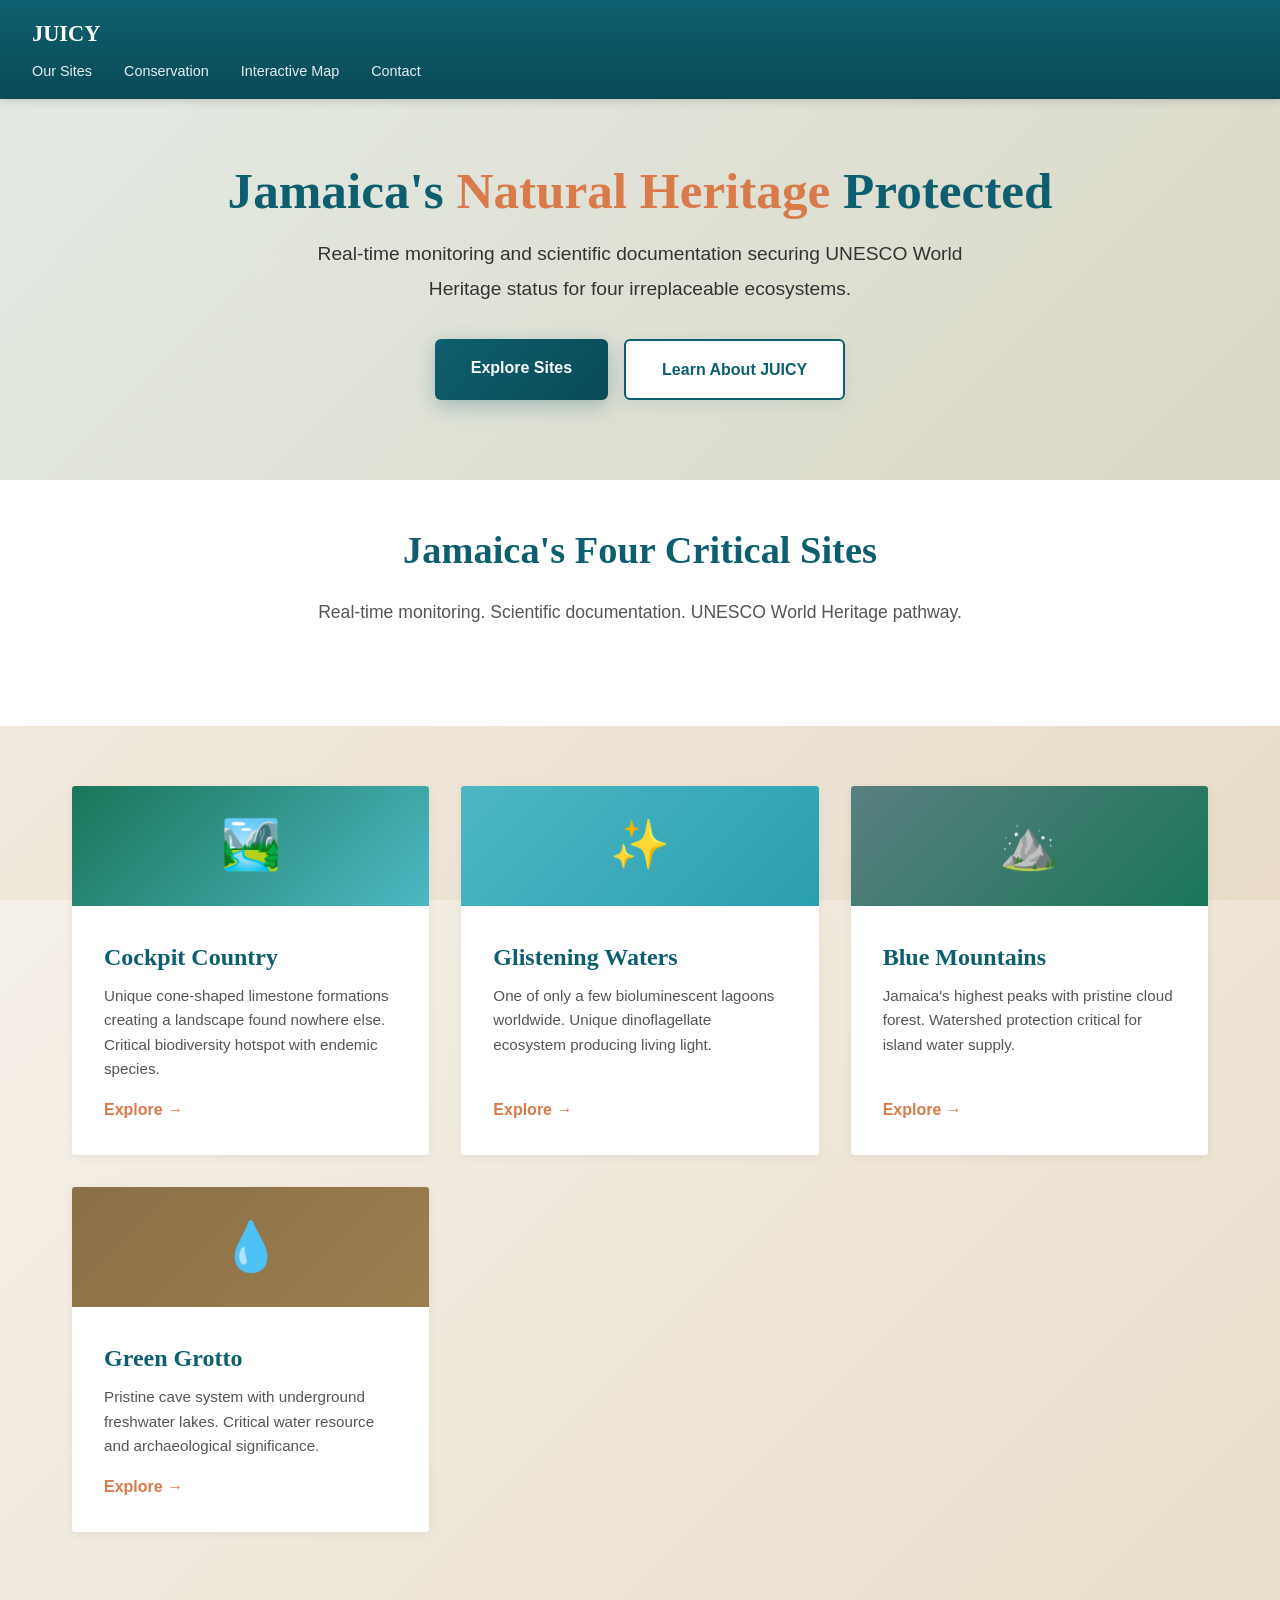
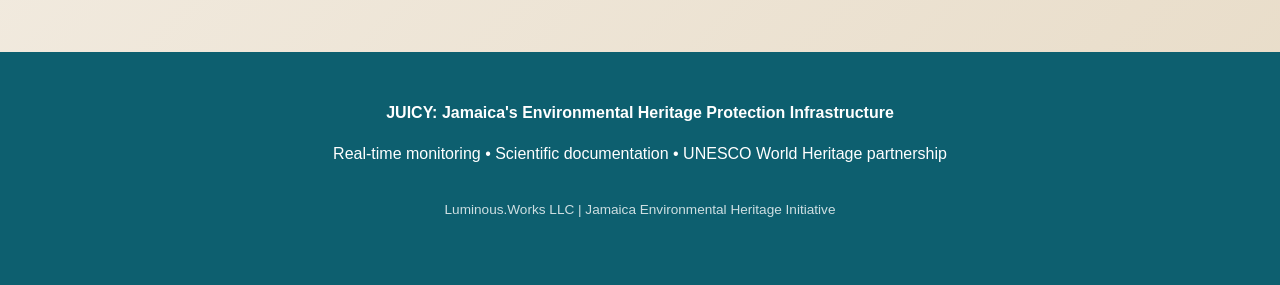
<file: index.html>
<!DOCTYPE html>
<html lang="en">
<head>
    <meta charset="UTF-8">
    <meta name="viewport" content="width=device-width, initial-scale=1.0">
    <meta name="referrer" content="origin">
    <title>JUICY: Jamaica's Environmental Heritage Protection</title>
    <style>
        * {
            margin: 0;
            padding: 0;
            box-sizing: border-box;
        }

        :root {
            --color-primary: #0d5f6f;
            --color-secondary: #1a7659;
            --color-accent: #d97a4a;
            --color-light: #f5f0e8;
            --color-dark: #1a1a1a;
            --font-display: 'Georgia', serif;
            --font-body: 'Inter', -apple-system, BlinkMacSystemFont, sans-serif;
        }

        html, body {
            height: 100%;
            font-family: var(--font-body);
            color: var(--color-dark);
            line-height: 1.6;
        }

        body {
            background: linear-gradient(135deg, var(--color-light) 0%, #e8dcc8 100%);
        }

        header {
            background: linear-gradient(180deg, var(--color-primary) 0%, #0a4a56 100%);
            color: white;
            padding: 1rem 2rem;
            position: fixed;
            width: 100%;
            top: 0;
            z-index: 1000;
            box-shadow: 0 2px 8px rgba(0,0,0,0.15);
        }

        header h1 {
            font-family: var(--font-display);
            font-size: 1.4rem;
            font-weight: 700;
        }

        nav {
            display: flex;
            gap: 2rem;
            margin-top: 0.5rem;
            flex-wrap: wrap;
        }

        nav a {
            color: white;
            text-decoration: none;
            font-size: 0.9rem;
            opacity: 0.9;
            transition: opacity 0.3s;
        }

        nav a:hover {
            opacity: 1;
        }

        main {
            margin-top: 80px;
            display: flex;
            flex-direction: column;
            min-height: calc(100vh - 80px);
        }

        .hero-section {
            padding: 80px 2rem;
            text-align: center;
            background: linear-gradient(135deg, rgba(77, 184, 196, 0.1) 0%, rgba(26, 118, 89, 0.08) 100%);
            flex: 1;
            display: flex;
            flex-direction: column;
            justify-content: center;
        }

        .hero-section h2 {
            font-family: var(--font-display);
            font-size: 3.2rem;
            color: var(--color-primary);
            margin-bottom: 1rem;
            line-height: 1.2;
        }

        .hero-section .highlight {
            color: var(--color-accent);
        }

        .hero-section p {
            font-size: 1.2rem;
            max-width: 700px;
            margin: 0 auto 2rem;
            color: #333;
            line-height: 1.8;
        }

        .cta-group {
            display: flex;
            gap: 1rem;
            justify-content: center;
            flex-wrap: wrap;
        }

        .btn {
            padding: 16px 36px;
            font-size: 1rem;
            font-weight: 600;
            border: none;
            cursor: pointer;
            text-decoration: none;
            display: inline-block;
            transition: all 0.2s ease;
            border-radius: 6px;
            box-shadow: 0 4px 15px rgba(0,0,0,0.15);
            position: relative;
            top: 0;
        }

        .btn-primary {
            background: linear-gradient(135deg, var(--color-primary) 0%, #0a4a56 100%);
            color: white;
            box-shadow: 0 6px 20px rgba(13, 95, 111, 0.3);
        }

        .btn-primary:hover {
            transform: translateY(-4px);
            box-shadow: 0 12px 32px rgba(13, 95, 111, 0.4);
        }

        .btn-primary:active {
            transform: translateY(-1px);
            box-shadow: 0 4px 12px rgba(13, 95, 111, 0.3);
        }

        .btn-secondary {
            background: white;
            color: var(--color-primary);
            border: 2px solid var(--color-primary);
            box-shadow: 0 4px 15px rgba(13, 95, 111, 0.1);
        }

        .btn-secondary:hover {
            background: var(--color-primary);
            color: white;
            transform: translateY(-4px);
            box-shadow: 0 12px 32px rgba(13, 95, 111, 0.3);
        }

        .btn-secondary:active {
            transform: translateY(-1px);
            box-shadow: 0 4px 12px rgba(13, 95, 111, 0.2);
        }

        .sites-grid {
            display: grid;
            grid-template-columns: repeat(auto-fit, minmax(280px, 1fr));
            gap: 2rem;
            max-width: 1200px;
            margin: 60px auto;
            padding: 0 2rem;
        }

        .site-card {
            background: white;
            border-radius: 3px;
            overflow: hidden;
            box-shadow: 0 2px 8px rgba(0,0,0,0.06);
            transition: all 0.3s ease;
            text-decoration: none;
            color: var(--color-dark);
            display: flex;
            flex-direction: column;
        }

        .site-card:hover {
            transform: translateY(-4px);
            box-shadow: 0 8px 24px rgba(0,0,0,0.12);
        }

        .site-icon {
            height: 120px;
            background: linear-gradient(135deg, var(--color-secondary) 0%, #4db8c4 100%);
            display: flex;
            align-items: center;
            justify-content: center;
            font-size: 3rem;
        }

        .site-card:nth-child(2) .site-icon {
            background: linear-gradient(135deg, #4db8c4 0%, #2a9fb0 100%);
        }

        .site-card:nth-child(3) .site-icon {
            background: linear-gradient(135deg, #5a7f80 0%, var(--color-secondary) 100%);
        }

        .site-card:nth-child(4) .site-icon {
            background: linear-gradient(135deg, #8b6f47 0%, #9b7f4f 100%);
        }

        .site-content {
            padding: 2rem;
            flex: 1;
            display: flex;
            flex-direction: column;
        }

        .site-name {
            font-family: var(--font-display);
            font-size: 1.5rem;
            font-weight: 700;
            color: var(--color-primary);
            margin-bottom: 0.5rem;
        }

        .site-description {
            color: #555;
            margin-bottom: 1rem;
            flex: 1;
            font-size: 0.95rem;
        }

        .site-link {
            color: var(--color-accent);
            font-weight: 600;
            text-decoration: none;
            display: inline-block;
        }

        .site-link:hover {
            text-decoration: underline;
        }

        footer {
            background: var(--color-primary);
            color: white;
            padding: 3rem 2rem;
            text-align: center;
            margin-top: 60px;
        }

        footer p {
            margin-bottom: 1rem;
        }

        @media (max-width: 768px) {
            .hero-section h2 {
                font-size: 2.2rem;
            }

            header {
                padding: 1rem 1.5rem;
            }

            nav {
                gap: 1rem;
                margin-top: 0.75rem;
            }

            nav a {
                font-size: 0.85rem;
            }
        }
    </style>
</head>
<body>
    <header>
        <h1>JUICY</h1>
        <nav>
            <a href="#sites">Our Sites</a>
            <a href="JUICY_Conservation_Promotional_Landing.html">Conservation</a>
            <a href="map.html">Interactive Map</a>
            <a href="#contact">Contact</a>
        </nav>
    </header>

    <main>
        <section class="hero-section">
            <div>
                <h2>Jamaica's <span class="highlight">Natural Heritage</span> Protected</h2>
                <p>Real-time monitoring and scientific documentation securing UNESCO World Heritage status for four irreplaceable ecosystems.</p>
                <div class="cta-group">
                    <a href="#sites" class="btn btn-primary">Explore Sites</a>
                    <a href="JUICY_Conservation_Promotional_Landing.html" class="btn btn-secondary">Learn About JUICY</a>
                </div>
            </div>
        </section>

        <section id="sites">
            <div style="padding: 40px 2rem; background: white; text-align: center;">
                <h3 style="font-family: var(--font-display); font-size: 2.4rem; color: var(--color-primary); margin-bottom: 1rem;">Jamaica's Four Critical Sites</h3>
                <p style="font-size: 1.1rem; color: #555; max-width: 700px; margin: 0 auto 60px;">Real-time monitoring. Scientific documentation. UNESCO World Heritage pathway.</p>
            </div>

            <div class="sites-grid">
                <a href="JUICY_CockpitCountry_Promotional.html" class="site-card">
                    <div class="site-icon">🏞️</div>
                    <div class="site-content">
                        <h4 class="site-name">Cockpit Country</h4>
                        <p class="site-description">Unique cone-shaped limestone formations creating a landscape found nowhere else. Critical biodiversity hotspot with endemic species.</p>
                        <span class="site-link">Explore →</span>
                    </div>
                </a>

                <a href="JUICY_GlisteningWaters_Promotional.html" class="site-card">
                    <div class="site-icon">✨</div>
                    <div class="site-content">
                        <h4 class="site-name">Glistening Waters</h4>
                        <p class="site-description">One of only a few bioluminescent lagoons worldwide. Unique dinoflagellate ecosystem producing living light.</p>
                        <span class="site-link">Explore →</span>
                    </div>
                </a>

                <a href="JUICY_BlueMountains_Promotional.html" class="site-card">
                    <div class="site-icon">⛰️</div>
                    <div class="site-content">
                        <h4 class="site-name">Blue Mountains</h4>
                        <p class="site-description">Jamaica's highest peaks with pristine cloud forest. Watershed protection critical for island water supply.</p>
                        <span class="site-link">Explore →</span>
                    </div>
                </a>

                <a href="JUICY_GreenGrotto_Promotional.html" class="site-card">
                    <div class="site-icon">💧</div>
                    <div class="site-content">
                        <h4 class="site-name">Green Grotto</h4>
                        <p class="site-description">Pristine cave system with underground freshwater lakes. Critical water resource and archaeological significance.</p>
                        <span class="site-link">Explore →</span>
                    </div>
                </a>
            </div>
        </section>
    </main>

    <footer>
        <p><strong>JUICY: Jamaica's Environmental Heritage Protection Infrastructure</strong></p>
        <p>Real-time monitoring • Scientific documentation • UNESCO World Heritage partnership</p>
        <p style="margin-top: 2rem; font-size: 0.85rem; opacity: 0.8;">Luminous.Works LLC | Jamaica Environmental Heritage Initiative</p>
    </footer>
</body>
</html>
</file>
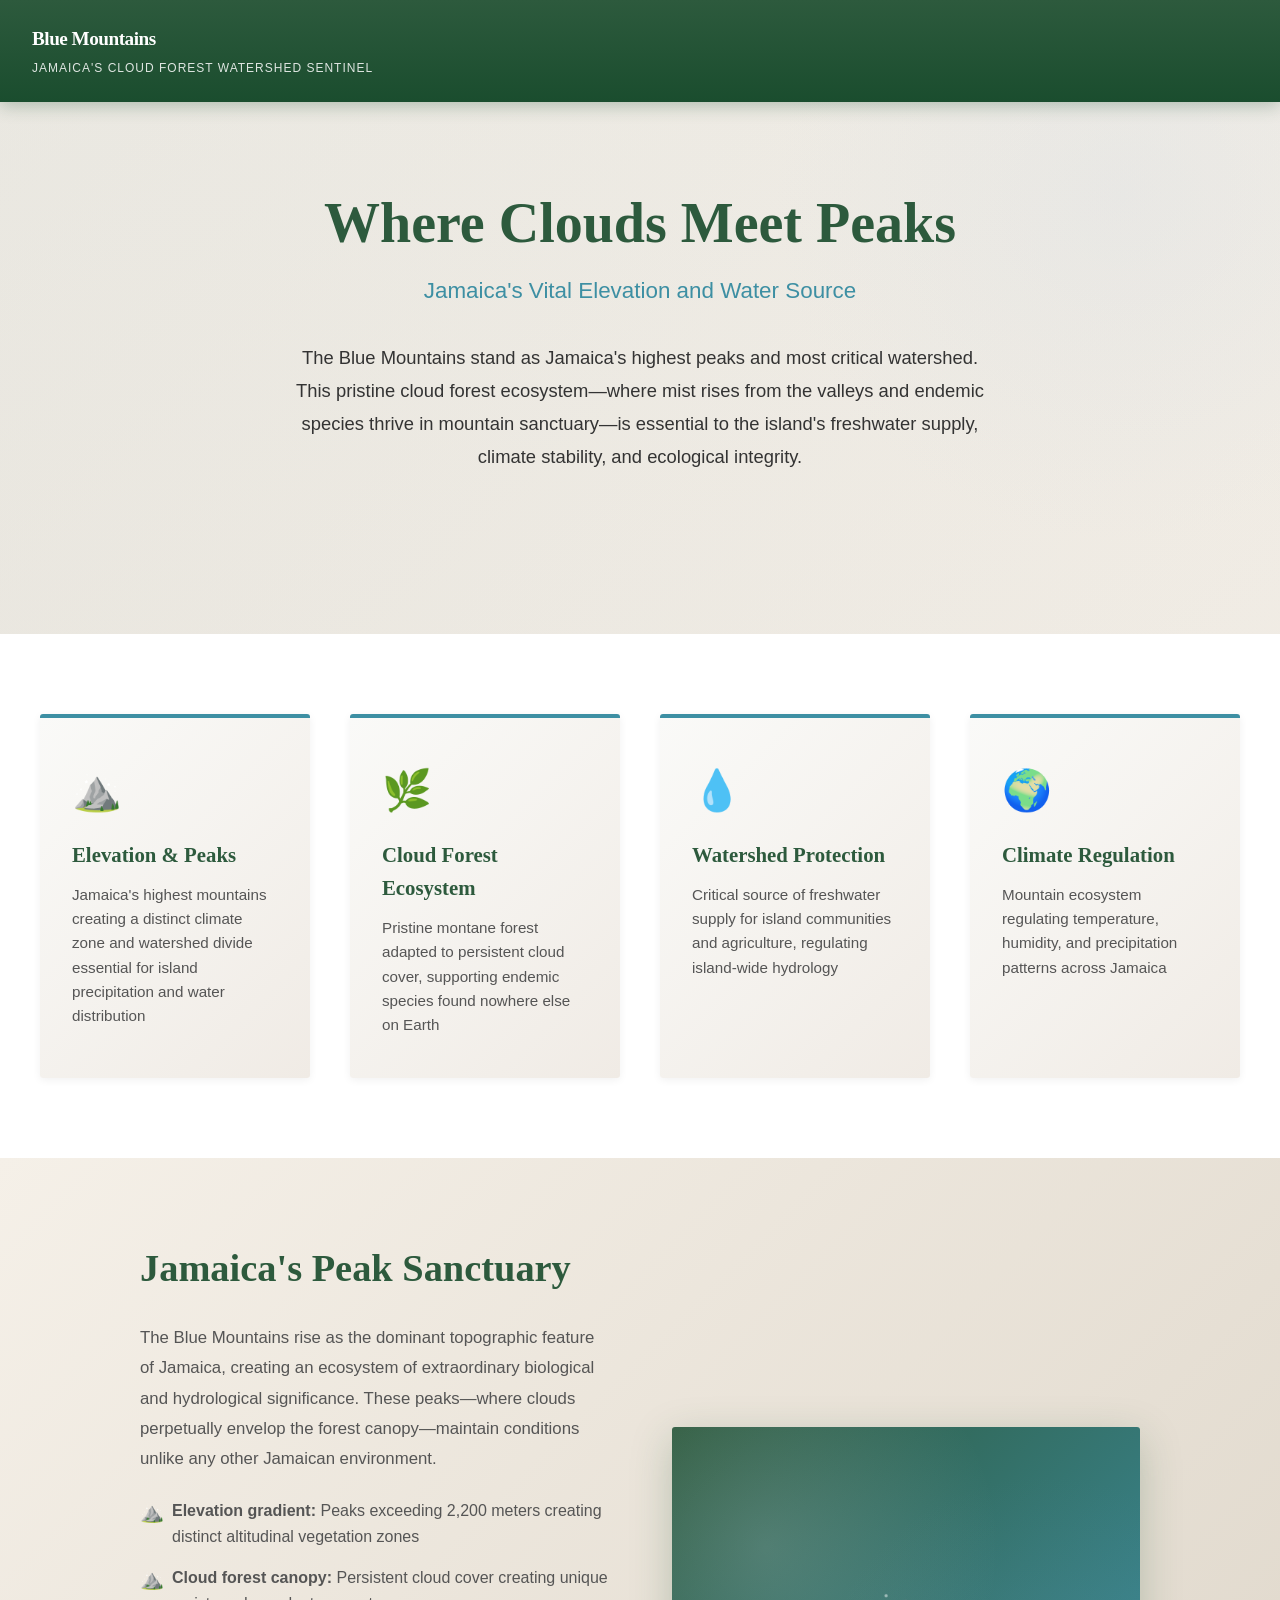
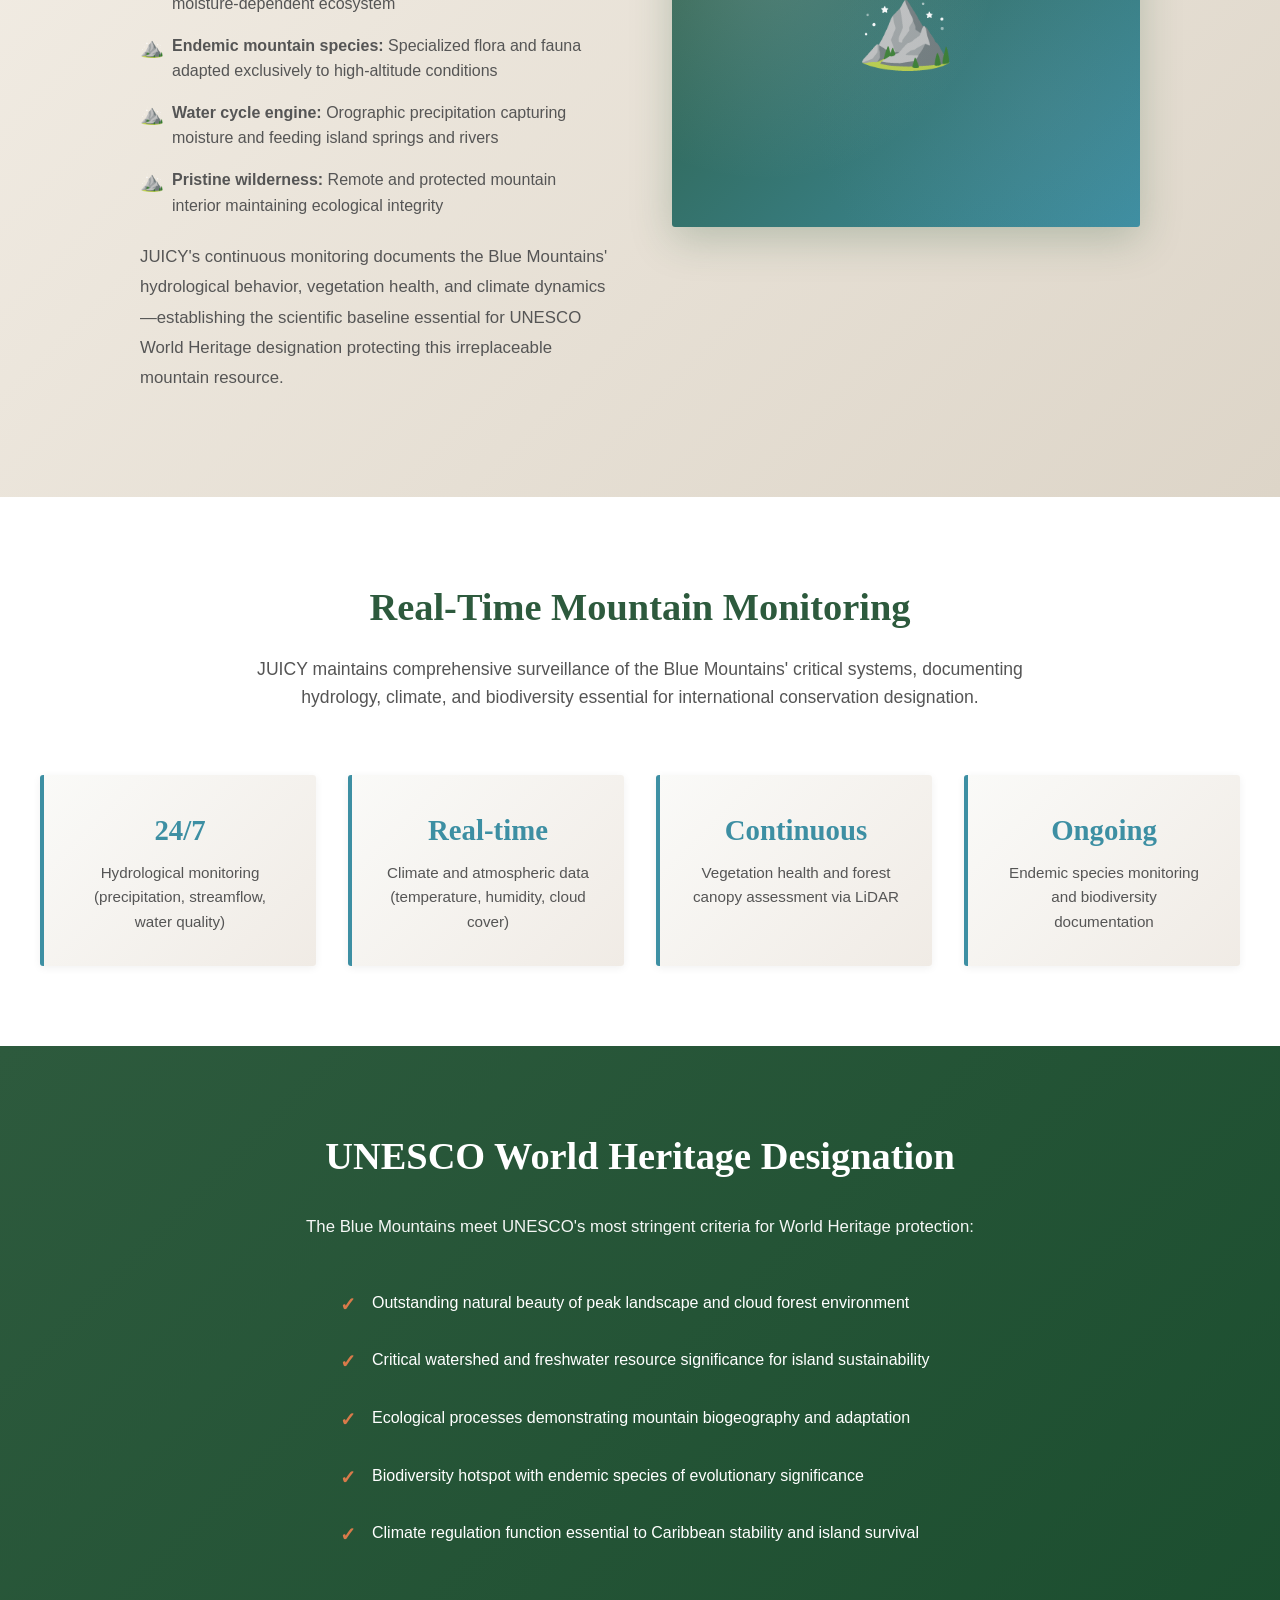
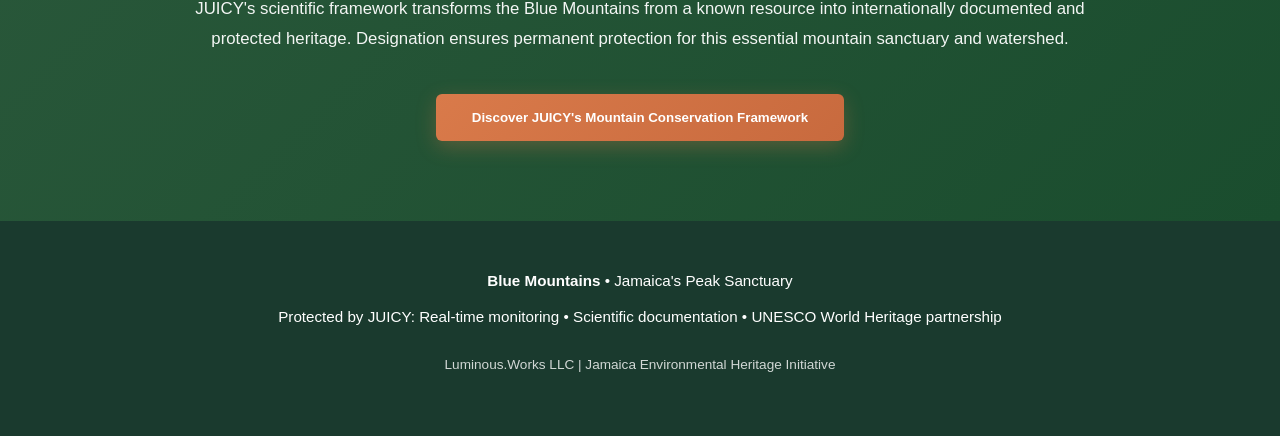
<file: JUICY_BlueMountains_Promotional.html>
<!DOCTYPE html>
<html lang="en">
<head>
    <meta charset="UTF-8">
    <meta name="viewport" content="width=device-width, initial-scale=1.0">
    <title>Blue Mountains: Jamaica's Cloud Forest Watershed Sentinel</title>
    <style>
        * {
            margin: 0;
            padding: 0;
            box-sizing: border-box;
        }

        :root {
            --color-peak-dark: #2d5a3d;
            --color-mist-cool: #6b8e99;
            --color-forest-deep: #1a4d2e;
            --color-water-flow: #3d8fa3;
            --color-cloud: #d4dce5;
            --color-peak-light: #e8e4d8;
            --color-accent-coral: #d97a4a;
            --color-dark-text: #1a1a1a;
            --color-light-bg: #f5f0e8;
            --font-display: 'Georgia', serif;
            --font-body: 'Inter', -apple-system, BlinkMacSystemFont, sans-serif;
        }

        body {
            font-family: var(--font-body);
            line-height: 1.6;
            color: var(--color-dark-text);
            background: linear-gradient(180deg, var(--color-light-bg) 0%, #e3dcd1 100%);
        }

        /* HEADER */
        header {
            background: linear-gradient(180deg, var(--color-peak-dark) 0%, var(--color-forest-deep) 100%);
            color: white;
            padding: 1.5rem 2rem;
            position: fixed;
            width: 100%;
            top: 0;
            z-index: 1000;
            box-shadow: 0 4px 16px rgba(45, 90, 61, 0.3);
        }

        header h1 {
            font-family: var(--font-display);
            font-size: 1.2rem;
            font-weight: 700;
            letter-spacing: -0.5px;
        }

        header p {
            font-size: 0.75rem;
            opacity: 0.85;
            margin-top: 0.25rem;
            text-transform: uppercase;
            letter-spacing: 1px;
        }

        /* HERO */
        .hero {
            margin-top: 70px;
            position: relative;
            overflow: hidden;
            padding: 120px 2rem;
            text-align: center;
            background: linear-gradient(135deg, rgba(107, 142, 153, 0.08) 0%, rgba(212, 220, 229, 0.06) 100%);
        }

        .hero::before {
            content: '';
            position: absolute;
            top: -40%;
            right: -15%;
            width: 700px;
            height: 700px;
            background: radial-gradient(circle, rgba(212, 220, 229, 0.25) 0%, transparent 70%);
            pointer-events: none;
            animation: drift 8s ease-in-out infinite;
        }

        @keyframes drift {
            0%, 100% { transform: translateX(0px) translateY(0px); opacity: 0.6; }
            50% { transform: translateX(30px) translateY(-20px); opacity: 0.8; }
        }

        .hero-content {
            position: relative;
            z-index: 1;
            max-width: 900px;
            margin: 0 auto;
        }

        .hero h2 {
            font-family: var(--font-display);
            font-size: 3.5rem;
            font-weight: 700;
            line-height: 1.2;
            margin-bottom: 1rem;
            color: var(--color-peak-dark);
        }

        .hero .subtitle {
            font-size: 1.4rem;
            color: var(--color-water-flow);
            margin-bottom: 2rem;
            font-weight: 300;
        }

        .hero p {
            font-size: 1.15rem;
            color: #333;
            max-width: 700px;
            margin: 0 auto 2.5rem;
            line-height: 1.8;
        }

        /* SIGNIFICANCE SECTION */
        .significance-section {
            padding: 80px 2rem;
            background: white;
        }

        .significance-grid {
            display: grid;
            grid-template-columns: repeat(auto-fit, minmax(260px, 1fr));
            gap: 2.5rem;
            max-width: 1200px;
            margin: 0 auto;
        }

        .sig-card {
            background: linear-gradient(135deg, #fafaf8 0%, #f0ebe5 100%);
            padding: 2.5rem 2rem;
            border-radius: 3px;
            border-top: 4px solid var(--color-water-flow);
            box-shadow: 0 2px 8px rgba(0,0,0,0.06);
            transition: all 0.3s ease;
        }

        .sig-card:hover {
            transform: translateY(-4px);
            box-shadow: 0 8px 24px rgba(107, 142, 153, 0.15);
            border-top-color: var(--color-accent-coral);
        }

        .sig-icon {
            font-size: 2.5rem;
            margin-bottom: 1rem;
        }

        .sig-title {
            font-family: var(--font-display);
            font-size: 1.3rem;
            font-weight: 700;
            color: var(--color-peak-dark);
            margin-bottom: 0.75rem;
        }

        .sig-text {
            color: #555;
            font-size: 0.95rem;
            line-height: 1.6;
        }

        /* MOUNTAIN SECTION */
        .mountain-section {
            padding: 80px 2rem;
            background: linear-gradient(135deg, var(--color-light-bg) 0%, #ddd5c8 100%);
        }

        .mountain-content {
            max-width: 1000px;
            margin: 0 auto;
            display: grid;
            grid-template-columns: 1fr 1fr;
            gap: 4rem;
            align-items: center;
        }

        .mountain-text h3 {
            font-family: var(--font-display);
            font-size: 2.4rem;
            color: var(--color-peak-dark);
            margin-bottom: 1.5rem;
        }

        .mountain-text p {
            color: #555;
            margin-bottom: 1.5rem;
            line-height: 1.8;
            font-size: 1.05rem;
        }

        .mountain-features {
            list-style: none;
            margin-bottom: 1.5rem;
        }

        .mountain-features li {
            padding-left: 2rem;
            margin-bottom: 1rem;
            position: relative;
            color: #555;
            line-height: 1.6;
        }

        .mountain-features li::before {
            content: '⛰️';
            position: absolute;
            left: 0;
            font-size: 1.2rem;
        }

        .mountain-visual {
            background: linear-gradient(135deg, var(--color-peak-dark) 0%, var(--color-water-flow) 100%);
            height: 400px;
            border-radius: 3px;
            display: flex;
            align-items: center;
            justify-content: center;
            color: white;
            font-size: 5rem;
            box-shadow: 0 12px 40px rgba(45, 90, 61, 0.25);
            position: relative;
            overflow: hidden;
        }

        .mountain-visual::before {
            content: '';
            position: absolute;
            inset: 0;
            background: radial-gradient(circle at 20% 30%, rgba(212, 220, 229, 0.2) 0%, transparent 50%),
                        radial-gradient(circle at 80% 70%, rgba(107, 142, 153, 0.15) 0%, transparent 50%);
            pointer-events: none;
        }

        /* WATERSHED SECTION */
        .watershed-section {
            padding: 80px 2rem;
            background: white;
        }

        .watershed-header {
            text-align: center;
            max-width: 800px;
            margin: 0 auto 4rem;
        }

        .watershed-header h3 {
            font-family: var(--font-display);
            font-size: 2.4rem;
            color: var(--color-peak-dark);
            margin-bottom: 1rem;
        }

        .watershed-header p {
            color: #555;
            font-size: 1.1rem;
        }

        .watershed-grid {
            display: grid;
            grid-template-columns: repeat(auto-fit, minmax(220px, 1fr));
            gap: 2rem;
            max-width: 1200px;
            margin: 0 auto;
        }

        .watershed-stat {
            text-align: center;
            padding: 2rem;
            background: linear-gradient(135deg, #fafaf8 0%, #f0ebe5 100%);
            border-radius: 3px;
            border-left: 4px solid var(--color-water-flow);
            box-shadow: 0 2px 8px rgba(0,0,0,0.06);
        }

        .watershed-number {
            font-family: var(--font-display);
            font-size: 1.8rem;
            font-weight: 700;
            color: var(--color-water-flow);
            margin-bottom: 0.5rem;
        }

        .watershed-label {
            color: #555;
            font-size: 0.95rem;
            line-height: 1.6;
        }

        /* PROTECTION SECTION */
        .protection-section {
            padding: 80px 2rem;
            background: linear-gradient(135deg, var(--color-peak-dark) 0%, var(--color-forest-deep) 100%);
            color: white;
        }

        .protection-content {
            max-width: 900px;
            margin: 0 auto;
            text-align: center;
        }

        .protection-content h3 {
            font-family: var(--font-display);
            font-size: 2.4rem;
            margin-bottom: 1.5rem;
        }

        .protection-content p {
            font-size: 1.05rem;
            line-height: 1.8;
            margin-bottom: 1.5rem;
            opacity: 0.95;
        }

        .protection-list {
            text-align: left;
            max-width: 600px;
            margin: 2rem auto;
            list-style: none;
        }

        .protection-list li {
            padding: 1rem 0;
            padding-left: 2rem;
            position: relative;
            font-size: 1rem;
            line-height: 1.6;
        }

        .protection-list li::before {
            content: '✓';
            position: absolute;
            left: 0;
            color: var(--color-accent-coral);
            font-weight: bold;
            font-size: 1.2rem;
        }

        .cta-button {
            display: inline-block;
            padding: 16px 36px;
            background: linear-gradient(135deg, var(--color-accent-coral) 0%, #c86a3e 100%);
            color: white;
            text-decoration: none;
            font-weight: 600;
            border-radius: 6px;
            margin-top: 1rem;
            transition: all 0.2s ease;
            cursor: pointer;
            border: none;
            box-shadow: 0 6px 20px rgba(217, 122, 74, 0.3);
        }

        .cta-button:hover {
            transform: translateY(-4px);
            box-shadow: 0 12px 32px rgba(217, 122, 74, 0.4);
        }

        .cta-button:active {
            transform: translateY(-1px);
            box-shadow: 0 4px 12px rgba(217, 122, 74, 0.3);
        }

        /* FOOTER */
        footer {
            background: #1a3a2e;
            color: white;
            padding: 3rem 2rem;
            text-align: center;
        }

        footer p {
            margin-bottom: 0.75rem;
            font-size: 0.95rem;
        }

        /* RESPONSIVE */
        @media (max-width: 768px) {
            .hero h2 {
                font-size: 2.2rem;
            }

            .hero .subtitle {
                font-size: 1.1rem;
            }

            .mountain-content {
                grid-template-columns: 1fr;
                gap: 2rem;
            }

            .mountain-visual {
                height: 300px;
            }
        }
    </style>
</head>
<body>
    <header>
        <h1>Blue Mountains</h1>
        <p>Jamaica's Cloud Forest Watershed Sentinel</p>
    </header>

    <div class="hero">
        <div class="hero-content">
            <h2>Where Clouds Meet Peaks</h2>
            <div class="subtitle">Jamaica's Vital Elevation and Water Source</div>
            <p>The Blue Mountains stand as Jamaica's highest peaks and most critical watershed. This pristine cloud forest ecosystem—where mist rises from the valleys and endemic species thrive in mountain sanctuary—is essential to the island's freshwater supply, climate stability, and ecological integrity.</p>
        </div>
    </div>

    <section class="significance-section">
        <div class="significance-grid">
            <div class="sig-card">
                <div class="sig-icon">⛰️</div>
                <div class="sig-title">Elevation & Peaks</div>
                <div class="sig-text">Jamaica's highest mountains creating a distinct climate zone and watershed divide essential for island precipitation and water distribution</div>
            </div>

            <div class="sig-card">
                <div class="sig-icon">🌿</div>
                <div class="sig-title">Cloud Forest Ecosystem</div>
                <div class="sig-text">Pristine montane forest adapted to persistent cloud cover, supporting endemic species found nowhere else on Earth</div>
            </div>

            <div class="sig-card">
                <div class="sig-icon">💧</div>
                <div class="sig-title">Watershed Protection</div>
                <div class="sig-text">Critical source of freshwater supply for island communities and agriculture, regulating island-wide hydrology</div>
            </div>

            <div class="sig-card">
                <div class="sig-icon">🌍</div>
                <div class="sig-title">Climate Regulation</div>
                <div class="sig-text">Mountain ecosystem regulating temperature, humidity, and precipitation patterns across Jamaica</div>
            </div>
        </div>
    </section>

    <section class="mountain-section">
        <div class="mountain-content">
            <div class="mountain-text">
                <h3>Jamaica's Peak Sanctuary</h3>
                <p>The Blue Mountains rise as the dominant topographic feature of Jamaica, creating an ecosystem of extraordinary biological and hydrological significance. These peaks—where clouds perpetually envelop the forest canopy—maintain conditions unlike any other Jamaican environment.</p>
                <ul class="mountain-features">
                    <li><strong>Elevation gradient:</strong> Peaks exceeding 2,200 meters creating distinct altitudinal vegetation zones</li>
                    <li><strong>Cloud forest canopy:</strong> Persistent cloud cover creating unique moisture-dependent ecosystem</li>
                    <li><strong>Endemic mountain species:</strong> Specialized flora and fauna adapted exclusively to high-altitude conditions</li>
                    <li><strong>Water cycle engine:</strong> Orographic precipitation capturing moisture and feeding island springs and rivers</li>
                    <li><strong>Pristine wilderness:</strong> Remote and protected mountain interior maintaining ecological integrity</li>
                </ul>
                <p>JUICY's continuous monitoring documents the Blue Mountains' hydrological behavior, vegetation health, and climate dynamics—establishing the scientific baseline essential for UNESCO World Heritage designation protecting this irreplaceable mountain resource.</p>
            </div>
            <div class="mountain-visual">⛰️</div>
        </div>
    </section>

    <section class="watershed-section">
        <div class="watershed-header">
            <h3>Real-Time Mountain Monitoring</h3>
            <p>JUICY maintains comprehensive surveillance of the Blue Mountains' critical systems, documenting hydrology, climate, and biodiversity essential for international conservation designation.</p>
        </div>

        <div class="watershed-grid">
            <div class="watershed-stat">
                <div class="watershed-number">24/7</div>
                <div class="watershed-label">Hydrological monitoring (precipitation, streamflow, water quality)</div>
            </div>
            <div class="watershed-stat">
                <div class="watershed-number">Real-time</div>
                <div class="watershed-label">Climate and atmospheric data (temperature, humidity, cloud cover)</div>
            </div>
            <div class="watershed-stat">
                <div class="watershed-number">Continuous</div>
                <div class="watershed-label">Vegetation health and forest canopy assessment via LiDAR</div>
            </div>
            <div class="watershed-stat">
                <div class="watershed-number">Ongoing</div>
                <div class="watershed-label">Endemic species monitoring and biodiversity documentation</div>
            </div>
        </div>
    </section>

    <section class="protection-section">
        <div class="protection-content">
            <h3>UNESCO World Heritage Designation</h3>
            <p>The Blue Mountains meet UNESCO's most stringent criteria for World Heritage protection:</p>
            <ul class="protection-list">
                <li>Outstanding natural beauty of peak landscape and cloud forest environment</li>
                <li>Critical watershed and freshwater resource significance for island sustainability</li>
                <li>Ecological processes demonstrating mountain biogeography and adaptation</li>
                <li>Biodiversity hotspot with endemic species of evolutionary significance</li>
                <li>Climate regulation function essential to Caribbean stability and island survival</li>
            </ul>
            <p>JUICY's scientific framework transforms the Blue Mountains from a known resource into internationally documented and protected heritage. Designation ensures permanent protection for this essential mountain sanctuary and watershed.</p>
            <button class="cta-button">Discover JUICY's Mountain Conservation Framework</button>
        </div>
    </section>

    <footer>
        <p><strong>Blue Mountains</strong> • Jamaica's Peak Sanctuary</p>
        <p>Protected by JUICY: Real-time monitoring • Scientific documentation • UNESCO World Heritage partnership</p>
        <p style="margin-top: 1.5rem; font-size: 0.85rem; opacity: 0.8;">Luminous.Works LLC | Jamaica Environmental Heritage Initiative</p>
    </footer>
</body>
</html>
</file>
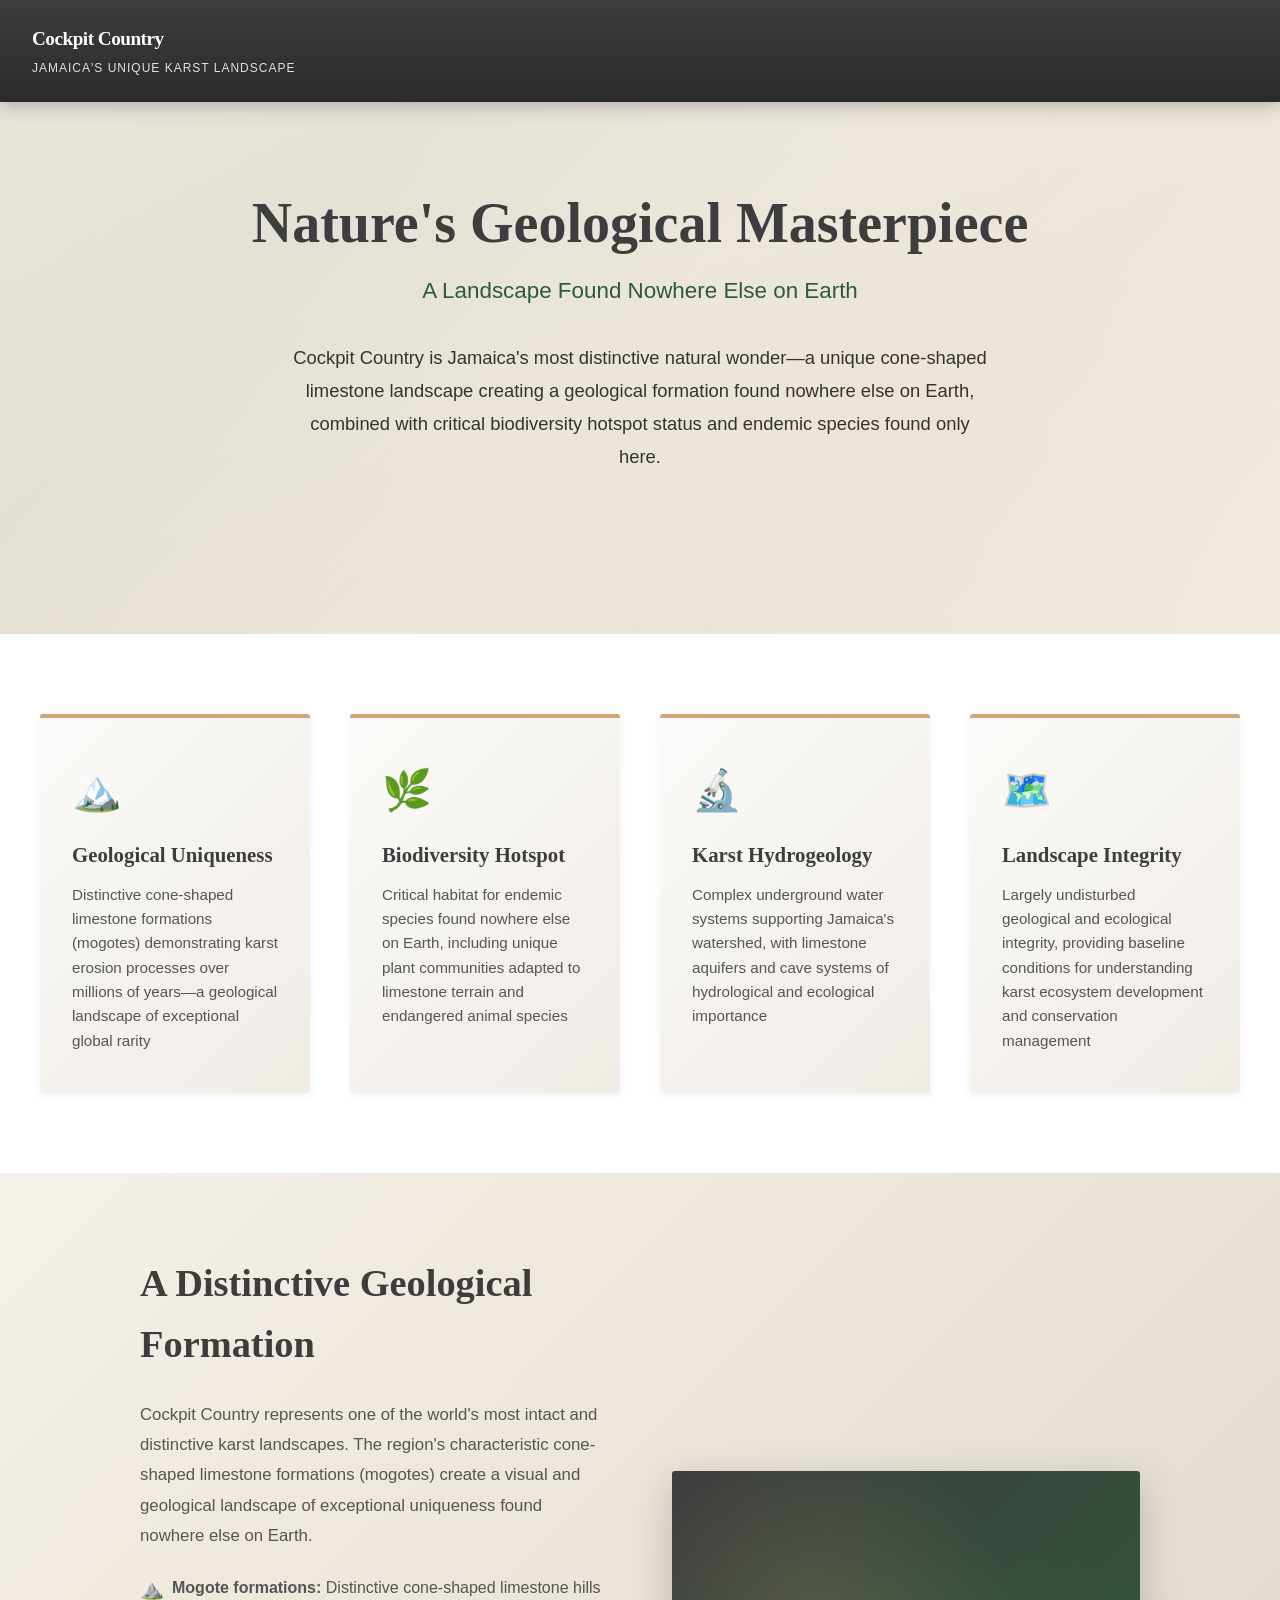
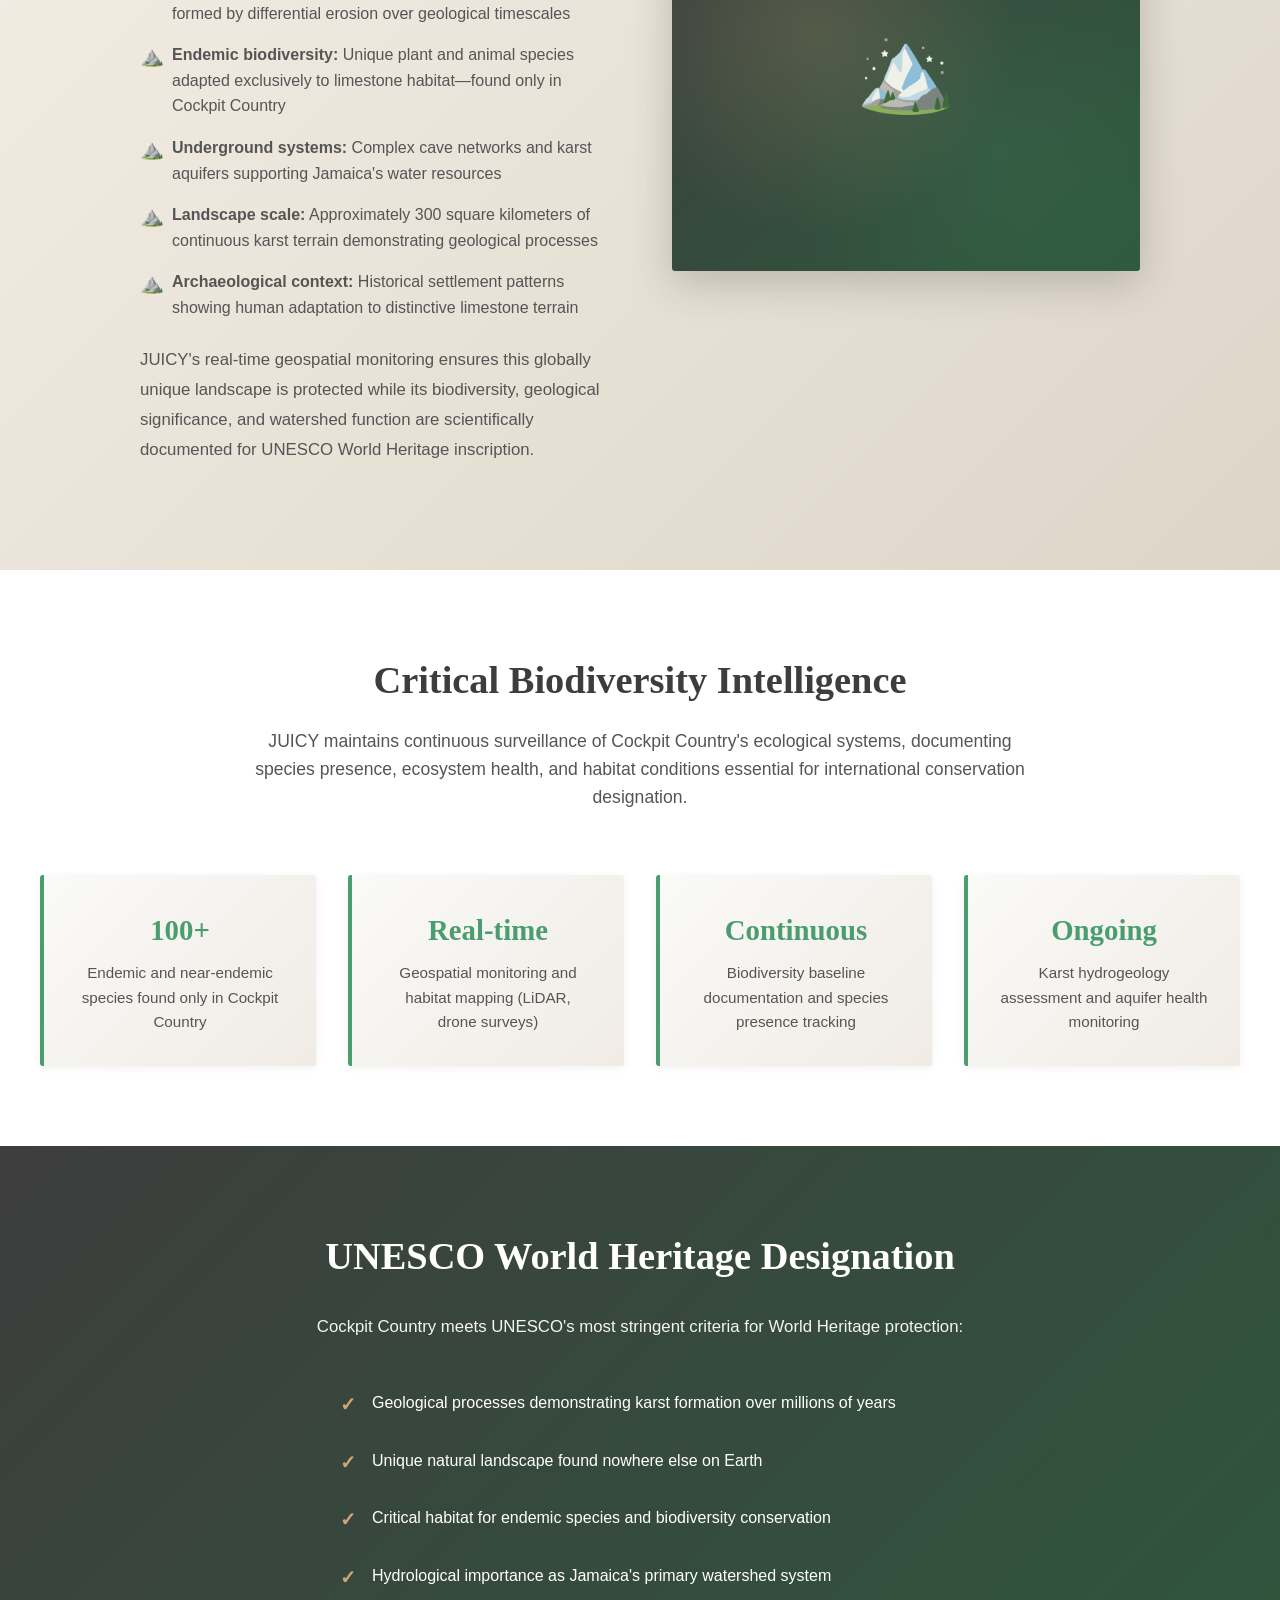
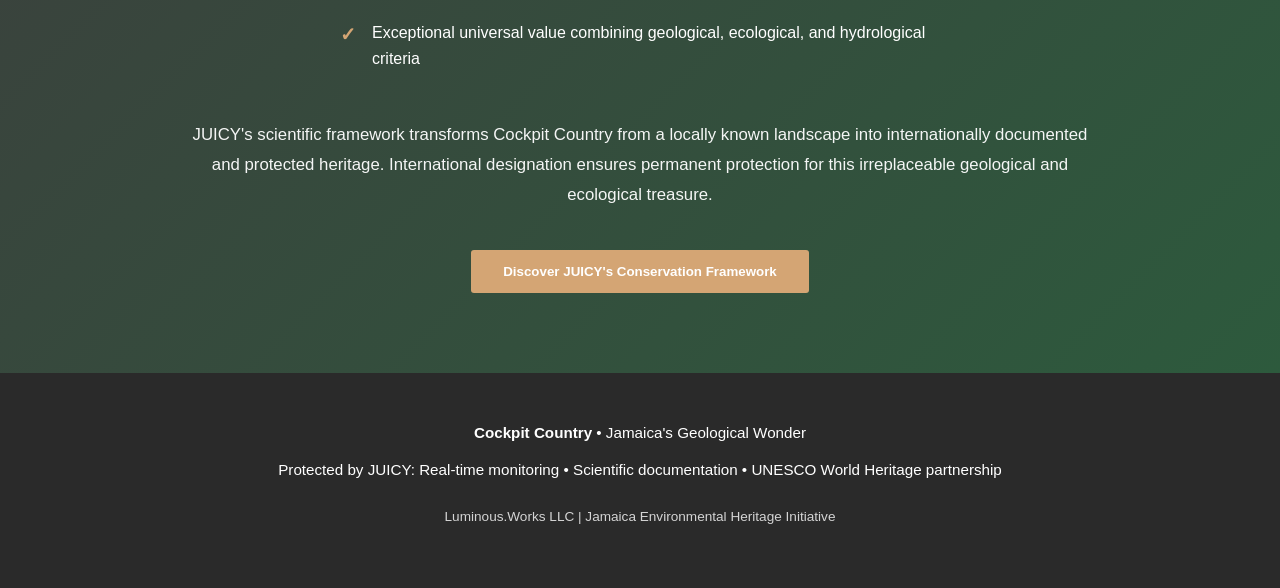
<file: JUICY_CockpitCountry_Promotional.html>
<!DOCTYPE html>
<html lang="en">
<head>
    <meta charset="UTF-8">
    <meta name="viewport" content="width=device-width, initial-scale=1.0">
    <title>Cockpit Country: Jamaica's Unique Karst Landscape</title>
    <style>
        * {
            margin: 0;
            padding: 0;
            box-sizing: border-box;
        }

        :root {
            --color-stone-dark: #3d3d3d;
            --color-stone-light: #8b8b7f;
            --color-limestone-warm: #c9a877;
            --color-forest-deep: #2d5a3d;
            --color-accent-earth: #d4a574;
            --color-accent-emerald: #4a9d6f;
            --color-light-bg: #f5f0e8;
            --font-display: 'Georgia', serif;
            --font-body: 'Inter', -apple-system, BlinkMacSystemFont, sans-serif;
        }

        body {
            font-family: var(--font-body);
            line-height: 1.6;
            color: #1a1a1a;
            background: linear-gradient(180deg, var(--color-light-bg) 0%, #e8dcc8 100%);
        }

        /* HEADER */
        header {
            background: linear-gradient(180deg, var(--color-stone-dark) 0%, #2a2a2a 100%);
            color: white;
            padding: 1.5rem 2rem;
            position: fixed;
            width: 100%;
            top: 0;
            z-index: 1000;
            box-shadow: 0 4px 16px rgba(61, 61, 61, 0.3);
        }

        header h1 {
            font-family: var(--font-display);
            font-size: 1.2rem;
            font-weight: 700;
            letter-spacing: -0.5px;
        }

        header p {
            font-size: 0.75rem;
            opacity: 0.85;
            margin-top: 0.25rem;
            text-transform: uppercase;
            letter-spacing: 1px;
        }

        /* HERO */
        .hero {
            margin-top: 70px;
            position: relative;
            overflow: hidden;
            padding: 120px 2rem;
            text-align: center;
            background: linear-gradient(135deg, rgba(77, 90, 61, 0.08) 0%, rgba(201, 168, 119, 0.06) 100%);
        }

        .hero::before {
            content: '';
            position: absolute;
            top: 0;
            left: 0;
            right: 0;
            bottom: 0;
            background:
                linear-gradient(135deg, transparent 0%, rgba(77, 90, 61, 0.03) 25%, transparent 50%),
                linear-gradient(-45deg, transparent 0%, rgba(201, 168, 119, 0.05) 30%, transparent 60%);
            pointer-events: none;
            animation: geological 12s ease-in-out infinite;
        }

        @keyframes geological {
            0%, 100% { opacity: 0.5; }
            50% { opacity: 0.8; }
        }

        .hero-content {
            position: relative;
            z-index: 1;
            max-width: 900px;
            margin: 0 auto;
        }

        .hero h2 {
            font-family: var(--font-display);
            font-size: 3.5rem;
            font-weight: 700;
            line-height: 1.2;
            margin-bottom: 1rem;
            color: var(--color-stone-dark);
        }

        .hero .subtitle {
            font-size: 1.4rem;
            color: var(--color-forest-deep);
            margin-bottom: 2rem;
            font-weight: 300;
        }

        .hero p {
            font-size: 1.15rem;
            color: #333;
            max-width: 700px;
            margin: 0 auto 2.5rem;
            line-height: 1.8;
        }

        /* SIGNIFICANCE SECTION */
        .significance-section {
            padding: 80px 2rem;
            background: white;
        }

        .significance-grid {
            display: grid;
            grid-template-columns: repeat(auto-fit, minmax(260px, 1fr));
            gap: 2.5rem;
            max-width: 1200px;
            margin: 0 auto;
        }

        .sig-card {
            background: linear-gradient(135deg, #fafaf8 0%, #f0ebe5 100%);
            padding: 2.5rem 2rem;
            border-radius: 3px;
            border-top: 4px solid var(--color-accent-earth);
            box-shadow: 0 2px 8px rgba(0,0,0,0.06);
            transition: all 0.3s ease;
        }

        .sig-card:hover {
            transform: translateY(-4px);
            box-shadow: 0 8px 24px rgba(77, 90, 61, 0.15);
            border-top-color: var(--color-accent-emerald);
        }

        .sig-icon {
            font-size: 2.5rem;
            margin-bottom: 1rem;
        }

        .sig-title {
            font-family: var(--font-display);
            font-size: 1.3rem;
            font-weight: 700;
            color: var(--color-stone-dark);
            margin-bottom: 0.75rem;
        }

        .sig-text {
            color: #555;
            font-size: 0.95rem;
            line-height: 1.6;
        }

        /* LANDSCAPE SECTION */
        .landscape-section {
            padding: 80px 2rem;
            background: linear-gradient(135deg, var(--color-light-bg) 0%, #ddd5c8 100%);
        }

        .landscape-content {
            max-width: 1000px;
            margin: 0 auto;
            display: grid;
            grid-template-columns: 1fr 1fr;
            gap: 4rem;
            align-items: center;
        }

        .landscape-text h3 {
            font-family: var(--font-display);
            font-size: 2.4rem;
            color: var(--color-stone-dark);
            margin-bottom: 1.5rem;
        }

        .landscape-text p {
            color: #555;
            margin-bottom: 1.5rem;
            line-height: 1.8;
            font-size: 1.05rem;
        }

        .landscape-features {
            list-style: none;
            margin-bottom: 1.5rem;
        }

        .landscape-features li {
            padding-left: 2rem;
            margin-bottom: 1rem;
            position: relative;
            color: #555;
            line-height: 1.6;
        }

        .landscape-features li::before {
            content: '⛰️';
            position: absolute;
            left: 0;
            font-size: 1.2rem;
        }

        .landscape-visual {
            background: linear-gradient(135deg, var(--color-stone-dark) 0%, var(--color-forest-deep) 100%);
            height: 400px;
            border-radius: 3px;
            display: flex;
            align-items: center;
            justify-content: center;
            color: white;
            font-size: 5rem;
            box-shadow: 0 12px 40px rgba(61, 61, 61, 0.25);
            position: relative;
            overflow: hidden;
        }

        .landscape-visual::before {
            content: '';
            position: absolute;
            inset: 0;
            background: radial-gradient(circle at 30% 40%, rgba(201, 168, 119, 0.2) 0%, transparent 50%),
                        radial-gradient(circle at 70% 70%, rgba(74, 157, 111, 0.15) 0%, transparent 50%);
            pointer-events: none;
        }

        /* BIODIVERSITY SECTION */
        .biodiversity-section {
            padding: 80px 2rem;
            background: white;
        }

        .biodiversity-header {
            text-align: center;
            max-width: 800px;
            margin: 0 auto 4rem;
        }

        .biodiversity-header h3 {
            font-family: var(--font-display);
            font-size: 2.4rem;
            color: var(--color-stone-dark);
            margin-bottom: 1rem;
        }

        .biodiversity-header p {
            color: #555;
            font-size: 1.1rem;
        }

        .biodiversity-grid {
            display: grid;
            grid-template-columns: repeat(auto-fit, minmax(220px, 1fr));
            gap: 2rem;
            max-width: 1200px;
            margin: 0 auto;
        }

        .species-stat {
            text-align: center;
            padding: 2rem;
            background: linear-gradient(135deg, #fafaf8 0%, #f0ebe5 100%);
            border-radius: 3px;
            border-left: 4px solid var(--color-accent-emerald);
            box-shadow: 0 2px 8px rgba(0,0,0,0.06);
        }

        .species-number {
            font-family: var(--font-display);
            font-size: 1.8rem;
            font-weight: 700;
            color: var(--color-accent-emerald);
            margin-bottom: 0.5rem;
        }

        .species-label {
            color: #555;
            font-size: 0.95rem;
            line-height: 1.6;
        }

        /* PROTECTION SECTION */
        .protection-section {
            padding: 80px 2rem;
            background: linear-gradient(135deg, var(--color-stone-dark) 0%, var(--color-forest-deep) 100%);
            color: white;
        }

        .protection-content {
            max-width: 900px;
            margin: 0 auto;
            text-align: center;
        }

        .protection-content h3 {
            font-family: var(--font-display);
            font-size: 2.4rem;
            margin-bottom: 1.5rem;
        }

        .protection-content p {
            font-size: 1.05rem;
            line-height: 1.8;
            margin-bottom: 1.5rem;
            opacity: 0.95;
        }

        .protection-list {
            text-align: left;
            max-width: 600px;
            margin: 2rem auto;
            list-style: none;
        }

        .protection-list li {
            padding: 1rem 0;
            padding-left: 2rem;
            position: relative;
            font-size: 1rem;
            line-height: 1.6;
        }

        .protection-list li::before {
            content: '✓';
            position: absolute;
            left: 0;
            color: var(--color-accent-earth);
            font-weight: bold;
            font-size: 1.2rem;
        }

        .cta-button {
            display: inline-block;
            padding: 14px 32px;
            background: var(--color-accent-earth);
            color: white;
            text-decoration: none;
            font-weight: 600;
            border-radius: 3px;
            margin-top: 1rem;
            transition: all 0.3s ease;
            cursor: pointer;
            border: none;
        }

        .cta-button:hover {
            background: #c69566;
            transform: translateY(-2px);
            box-shadow: 0 8px 20px rgba(212, 165, 116, 0.3);
        }

        /* FOOTER */
        footer {
            background: #2a2a2a;
            color: white;
            padding: 3rem 2rem;
            text-align: center;
        }

        footer p {
            margin-bottom: 0.75rem;
            font-size: 0.95rem;
        }

        /* RESPONSIVE */
        @media (max-width: 768px) {
            .hero h2 {
                font-size: 2.2rem;
            }

            .hero .subtitle {
                font-size: 1.1rem;
            }

            .landscape-content {
                grid-template-columns: 1fr;
                gap: 2rem;
            }

            .landscape-visual {
                height: 300px;
            }
        }
    </style>
</head>
<body>
    <header>
        <h1>Cockpit Country</h1>
        <p>Jamaica's Unique Karst Landscape</p>
    </header>

    <div class="hero">
        <div class="hero-content">
            <h2>Nature's Geological Masterpiece</h2>
            <div class="subtitle">A Landscape Found Nowhere Else on Earth</div>
            <p>Cockpit Country is Jamaica's most distinctive natural wonder—a unique cone-shaped limestone landscape creating a geological formation found nowhere else on Earth, combined with critical biodiversity hotspot status and endemic species found only here.</p>
        </div>
    </div>

    <section class="significance-section">
        <div class="significance-grid">
            <div class="sig-card">
                <div class="sig-icon">🏔️</div>
                <div class="sig-title">Geological Uniqueness</div>
                <div class="sig-text">Distinctive cone-shaped limestone formations (mogotes) demonstrating karst erosion processes over millions of years—a geological landscape of exceptional global rarity</div>
            </div>

            <div class="sig-card">
                <div class="sig-icon">🌿</div>
                <div class="sig-title">Biodiversity Hotspot</div>
                <div class="sig-text">Critical habitat for endemic species found nowhere else on Earth, including unique plant communities adapted to limestone terrain and endangered animal species</div>
            </div>

            <div class="sig-card">
                <div class="sig-icon">🔬</div>
                <div class="sig-title">Karst Hydrogeology</div>
                <div class="sig-text">Complex underground water systems supporting Jamaica's watershed, with limestone aquifers and cave systems of hydrological and ecological importance</div>
            </div>

            <div class="sig-card">
                <div class="sig-icon">🗺️</div>
                <div class="sig-title">Landscape Integrity</div>
                <div class="sig-text">Largely undisturbed geological and ecological integrity, providing baseline conditions for understanding karst ecosystem development and conservation management</div>
            </div>
        </div>
    </section>

    <section class="landscape-section">
        <div class="landscape-content">
            <div class="landscape-text">
                <h3>A Distinctive Geological Formation</h3>
                <p>Cockpit Country represents one of the world's most intact and distinctive karst landscapes. The region's characteristic cone-shaped limestone formations (mogotes) create a visual and geological landscape of exceptional uniqueness found nowhere else on Earth.</p>
                <ul class="landscape-features">
                    <li><strong>Mogote formations:</strong> Distinctive cone-shaped limestone hills formed by differential erosion over geological timescales</li>
                    <li><strong>Endemic biodiversity:</strong> Unique plant and animal species adapted exclusively to limestone habitat—found only in Cockpit Country</li>
                    <li><strong>Underground systems:</strong> Complex cave networks and karst aquifers supporting Jamaica's water resources</li>
                    <li><strong>Landscape scale:</strong> Approximately 300 square kilometers of continuous karst terrain demonstrating geological processes</li>
                    <li><strong>Archaeological context:</strong> Historical settlement patterns showing human adaptation to distinctive limestone terrain</li>
                </ul>
                <p>JUICY's real-time geospatial monitoring ensures this globally unique landscape is protected while its biodiversity, geological significance, and watershed function are scientifically documented for UNESCO World Heritage inscription.</p>
            </div>
            <div class="landscape-visual">🏔️</div>
        </div>
    </section>

    <section class="biodiversity-section">
        <div class="biodiversity-header">
            <h3>Critical Biodiversity Intelligence</h3>
            <p>JUICY maintains continuous surveillance of Cockpit Country's ecological systems, documenting species presence, ecosystem health, and habitat conditions essential for international conservation designation.</p>
        </div>

        <div class="biodiversity-grid">
            <div class="species-stat">
                <div class="species-number">100+</div>
                <div class="species-label">Endemic and near-endemic species found only in Cockpit Country</div>
            </div>
            <div class="species-stat">
                <div class="species-number">Real-time</div>
                <div class="species-label">Geospatial monitoring and habitat mapping (LiDAR, drone surveys)</div>
            </div>
            <div class="species-stat">
                <div class="species-number">Continuous</div>
                <div class="species-label">Biodiversity baseline documentation and species presence tracking</div>
            </div>
            <div class="species-stat">
                <div class="species-number">Ongoing</div>
                <div class="species-label">Karst hydrogeology assessment and aquifer health monitoring</div>
            </div>
        </div>
    </section>

    <section class="protection-section">
        <div class="protection-content">
            <h3>UNESCO World Heritage Designation</h3>
            <p>Cockpit Country meets UNESCO's most stringent criteria for World Heritage protection:</p>
            <ul class="protection-list">
                <li>Geological processes demonstrating karst formation over millions of years</li>
                <li>Unique natural landscape found nowhere else on Earth</li>
                <li>Critical habitat for endemic species and biodiversity conservation</li>
                <li>Hydrological importance as Jamaica's primary watershed system</li>
                <li>Exceptional universal value combining geological, ecological, and hydrological criteria</li>
            </ul>
            <p>JUICY's scientific framework transforms Cockpit Country from a locally known landscape into internationally documented and protected heritage. International designation ensures permanent protection for this irreplaceable geological and ecological treasure.</p>
            <button class="cta-button">Discover JUICY's Conservation Framework</button>
        </div>
    </section>

    <footer>
        <p><strong>Cockpit Country</strong> • Jamaica's Geological Wonder</p>
        <p>Protected by JUICY: Real-time monitoring • Scientific documentation • UNESCO World Heritage partnership</p>
        <p style="margin-top: 1.5rem; font-size: 0.85rem; opacity: 0.8;">Luminous.Works LLC | Jamaica Environmental Heritage Initiative</p>
    </footer>
</body>
</html>
</file>
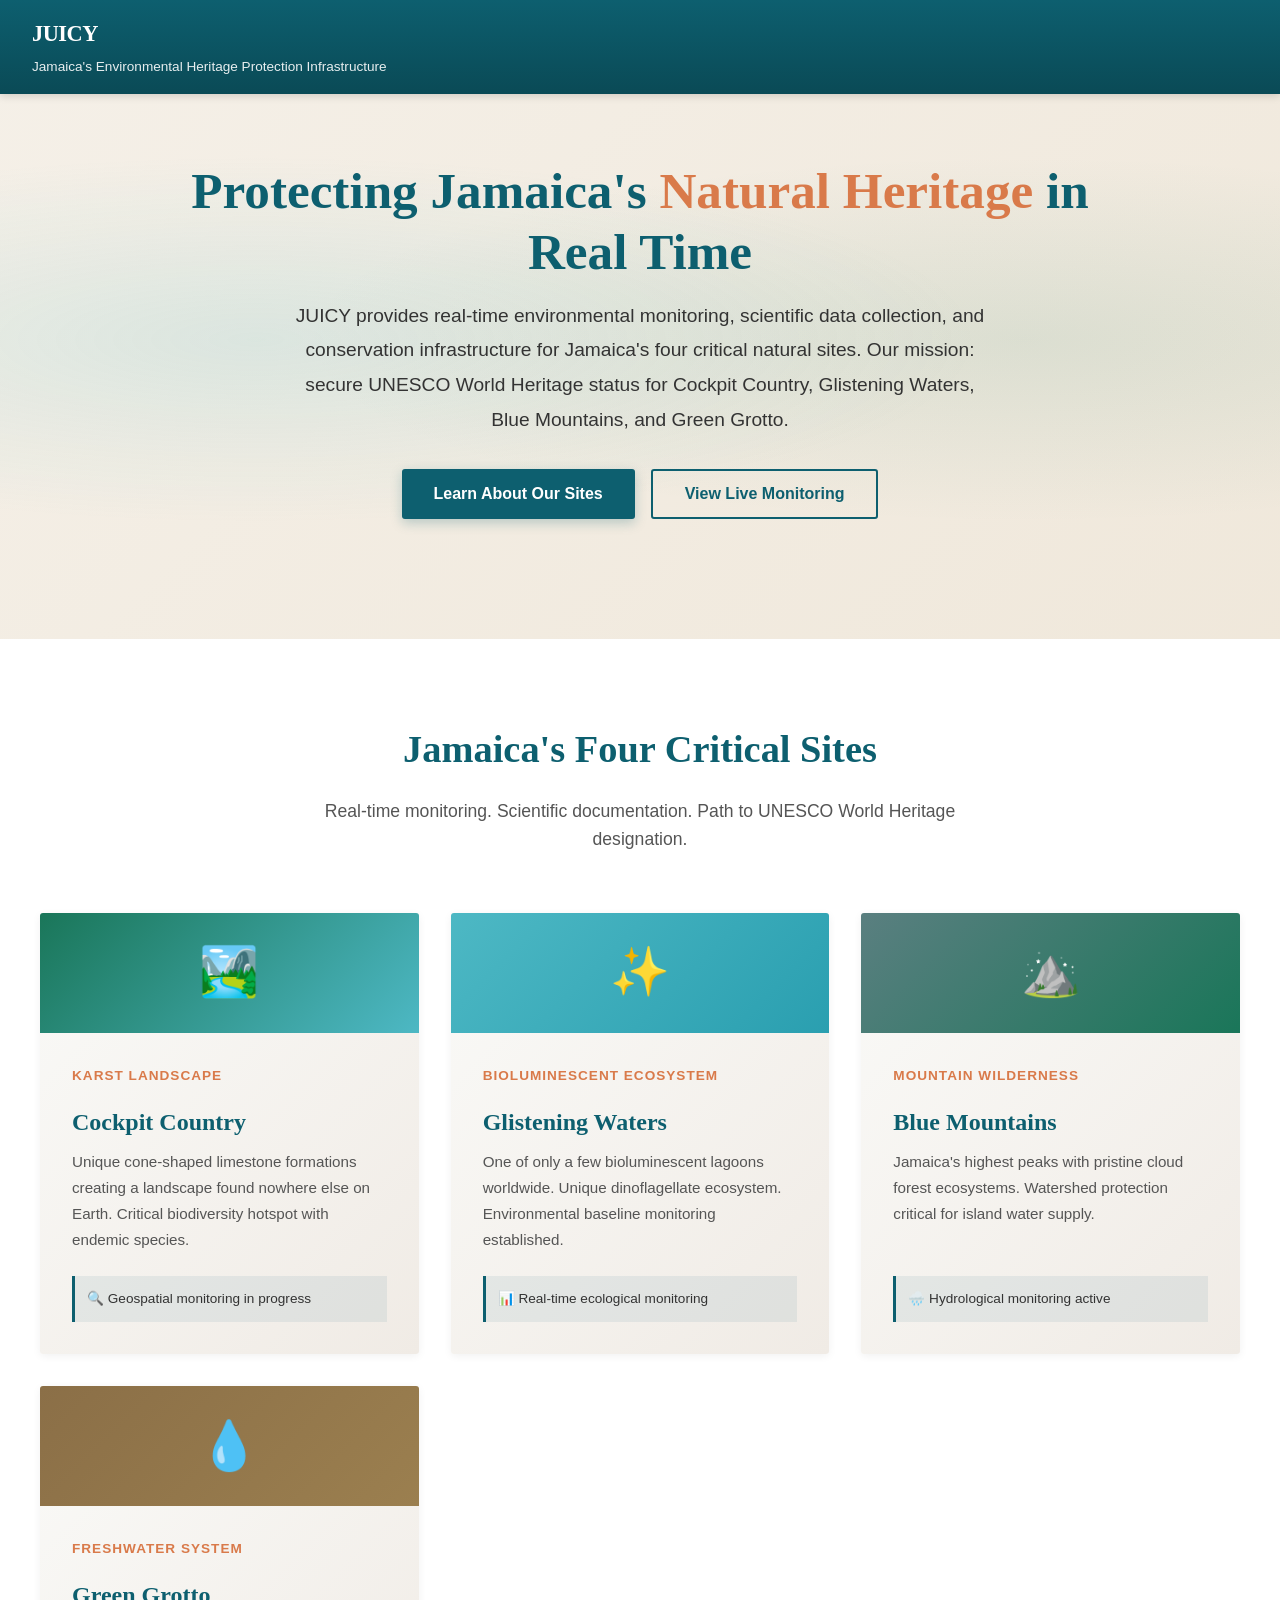
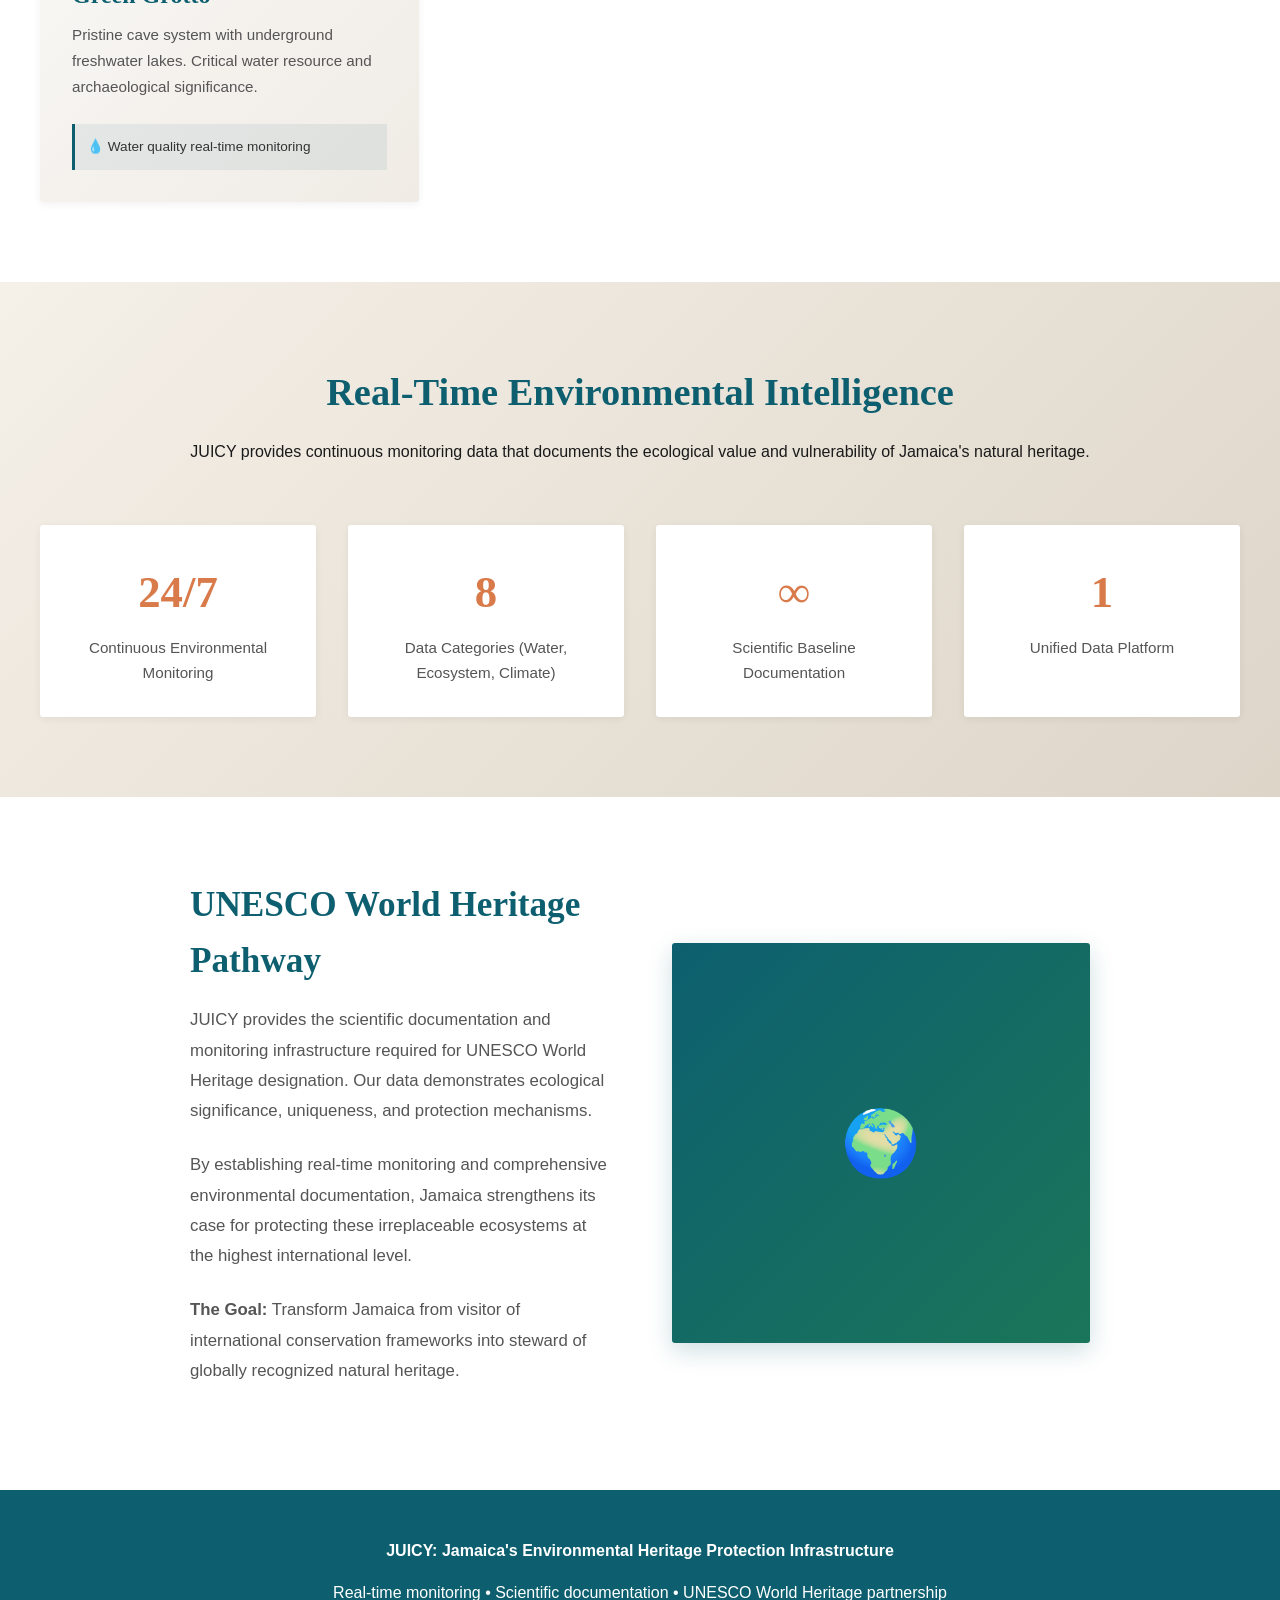
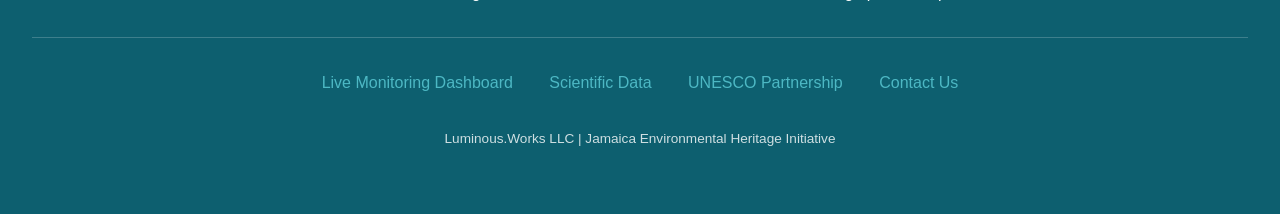
<file: JUICY_Conservation_Promotional_Landing.html>
<!DOCTYPE html>
<html lang="en">
<head>
    <meta charset="UTF-8">
    <meta name="viewport" content="width=device-width, initial-scale=1.0">
    <title>JUICY: Jamaica's Environmental Heritage Protection Infrastructure</title>
    <style>
        * {
            margin: 0;
            padding: 0;
            box-sizing: border-box;
        }

        :root {
            --color-ocean: #0d5f6f;
            --color-forest: #1a7659;
            --color-earth: #8b6f47;
            --color-limestone: #f5f0e8;
            --color-accent-coral: #d97a4a;
            --color-water-light: #4db8c4;
            --font-display: 'Georgia', serif;
            --font-body: 'Inter', -apple-system, BlinkMacSystemFont, sans-serif;
        }

        body {
            font-family: var(--font-body);
            line-height: 1.6;
            color: #1a1a1a;
            background: linear-gradient(135deg, #f5f0e8 0%, #e8dcc8 100%);
        }

        /* HEADER */
        header {
            background: linear-gradient(180deg, var(--color-ocean) 0%, #0a4a56 100%);
            color: white;
            padding: 1rem 2rem;
            position: fixed;
            width: 100%;
            top: 0;
            z-index: 1000;
            box-shadow: 0 2px 8px rgba(0,0,0,0.15);
        }

        header h1 {
            font-family: var(--font-display);
            font-size: 1.4rem;
            font-weight: 700;
            letter-spacing: -0.5px;
        }

        header p {
            font-size: 0.85rem;
            opacity: 0.9;
            margin-top: 0.25rem;
        }

        /* HERO */
        .hero {
            margin-top: 80px;
            position: relative;
            overflow: hidden;
            padding: 80px 2rem;
            text-align: center;
        }

        .hero::before {
            content: '';
            position: absolute;
            top: 0;
            left: 0;
            right: 0;
            bottom: 0;
            background: radial-gradient(ellipse at 20% 50%, rgba(77, 184, 196, 0.15) 0%, transparent 50%),
                        radial-gradient(ellipse at 80% 50%, rgba(26, 118, 89, 0.1) 0%, transparent 50%);
            pointer-events: none;
        }

        .hero-content {
            position: relative;
            z-index: 1;
            max-width: 900px;
            margin: 0 auto;
        }

        .hero h2 {
            font-family: var(--font-display);
            font-size: 3.2rem;
            font-weight: 700;
            line-height: 1.2;
            margin-bottom: 1rem;
            color: var(--color-ocean);
        }

        .hero h2 .highlight {
            color: var(--color-accent-coral);
        }

        .hero p {
            font-size: 1.2rem;
            color: #333;
            max-width: 700px;
            margin: 0 auto 2rem;
            line-height: 1.8;
        }

        .cta-group {
            display: flex;
            gap: 1rem;
            justify-content: center;
            flex-wrap: wrap;
        }

        .cta-button {
            padding: 14px 32px;
            font-size: 1rem;
            font-weight: 600;
            border: none;
            cursor: pointer;
            text-decoration: none;
            display: inline-block;
            transition: all 0.3s ease;
            border-radius: 3px;
        }

        .cta-primary {
            background: var(--color-ocean);
            color: white;
            box-shadow: 0 4px 12px rgba(13, 95, 111, 0.25);
        }

        .cta-primary:hover {
            background: #0a4a56;
            transform: translateY(-2px);
            box-shadow: 0 8px 20px rgba(13, 95, 111, 0.35);
        }

        .cta-secondary {
            background: transparent;
            color: var(--color-ocean);
            border: 2px solid var(--color-ocean);
        }

        .cta-secondary:hover {
            background: var(--color-ocean);
            color: white;
        }

        /* SITES GRID */
        .sites-section {
            padding: 80px 2rem;
            background: white;
            margin-top: 40px;
        }

        .sites-header {
            max-width: 900px;
            margin: 0 auto 60px;
            text-align: center;
        }

        .sites-header h3 {
            font-family: var(--font-display);
            font-size: 2.4rem;
            color: var(--color-ocean);
            margin-bottom: 1rem;
        }

        .sites-header p {
            font-size: 1.1rem;
            color: #555;
            max-width: 700px;
            margin: 0 auto;
        }

        .sites-grid {
            display: grid;
            grid-template-columns: repeat(auto-fit, minmax(280px, 1fr));
            gap: 2rem;
            max-width: 1200px;
            margin: 0 auto;
        }

        .site-card {
            background: linear-gradient(135deg, #fafaf8 0%, #f0ebe5 100%);
            border-radius: 3px;
            overflow: hidden;
            box-shadow: 0 2px 8px rgba(0,0,0,0.06);
            transition: all 0.3s ease;
            display: flex;
            flex-direction: column;
        }

        .site-card:hover {
            transform: translateY(-4px);
            box-shadow: 0 8px 24px rgba(0,0,0,0.12);
        }

        .site-icon {
            height: 120px;
            background: linear-gradient(135deg, var(--color-forest) 0%, var(--color-water-light) 100%);
            display: flex;
            align-items: center;
            justify-content: center;
            font-size: 3rem;
        }

        .site-card:nth-child(2) .site-icon {
            background: linear-gradient(135deg, var(--color-water-light) 0%, #2a9fb0 100%);
        }

        .site-card:nth-child(3) .site-icon {
            background: linear-gradient(135deg, #5a7f80 0%, var(--color-forest) 100%);
        }

        .site-card:nth-child(4) .site-icon {
            background: linear-gradient(135deg, var(--color-earth) 0%, #9b7f4f 100%);
        }

        .site-content {
            padding: 2rem;
            flex: 1;
            display: flex;
            flex-direction: column;
        }

        .site-name {
            font-family: var(--font-display);
            font-size: 1.5rem;
            font-weight: 700;
            color: var(--color-ocean);
            margin-bottom: 0.5rem;
        }

        .site-type {
            font-size: 0.85rem;
            color: var(--color-accent-coral);
            text-transform: uppercase;
            letter-spacing: 1px;
            margin-bottom: 1rem;
            font-weight: 600;
        }

        .site-description {
            color: #555;
            margin-bottom: 1.5rem;
            flex: 1;
            font-size: 0.95rem;
            line-height: 1.7;
        }

        .site-status {
            font-size: 0.85rem;
            padding: 0.75rem;
            background: rgba(13, 95, 111, 0.08);
            border-left: 3px solid var(--color-ocean);
            color: #333;
        }

        /* MONITORING SECTION */
        .monitoring-section {
            padding: 80px 2rem;
            background: linear-gradient(135deg, var(--color-limestone) 0%, #ddd5c8 100%);
        }

        .monitoring-header {
            max-width: 900px;
            margin: 0 auto 60px;
            text-align: center;
        }

        .monitoring-header h3 {
            font-family: var(--font-display);
            font-size: 2.4rem;
            color: var(--color-ocean);
            margin-bottom: 1rem;
        }

        .monitoring-grid {
            display: grid;
            grid-template-columns: repeat(auto-fit, minmax(250px, 1fr));
            gap: 2rem;
            max-width: 1200px;
            margin: 0 auto;
        }

        .metric-card {
            background: white;
            padding: 2rem;
            border-radius: 3px;
            text-align: center;
            box-shadow: 0 2px 8px rgba(0,0,0,0.06);
        }

        .metric-number {
            font-family: var(--font-display);
            font-size: 2.8rem;
            font-weight: 700;
            color: var(--color-accent-coral);
            margin-bottom: 0.5rem;
        }

        .metric-label {
            color: #555;
            font-size: 0.95rem;
            line-height: 1.6;
        }

        /* UNESCO SECTION */
        .unesco-section {
            padding: 80px 2rem;
            background: white;
        }

        .unesco-content {
            max-width: 900px;
            margin: 0 auto;
            display: grid;
            grid-template-columns: 1fr 1fr;
            gap: 4rem;
            align-items: center;
        }

        .unesco-text h3 {
            font-family: var(--font-display);
            font-size: 2.2rem;
            color: var(--color-ocean);
            margin-bottom: 1rem;
        }

        .unesco-text p {
            color: #555;
            margin-bottom: 1.5rem;
            line-height: 1.8;
            font-size: 1.05rem;
        }

        .unesco-visual {
            background: linear-gradient(135deg, var(--color-ocean) 0%, var(--color-forest) 100%);
            height: 400px;
            border-radius: 3px;
            display: flex;
            align-items: center;
            justify-content: center;
            color: white;
            font-size: 4rem;
            box-shadow: 0 8px 24px rgba(13, 95, 111, 0.2);
        }

        /* FOOTER */
        footer {
            background: var(--color-ocean);
            color: white;
            padding: 3rem 2rem;
            text-align: center;
        }

        footer p {
            margin-bottom: 1rem;
        }

        footer .footer-links {
            margin-top: 2rem;
            padding-top: 2rem;
            border-top: 1px solid rgba(255,255,255,0.2);
        }

        footer a {
            color: var(--color-water-light);
            text-decoration: none;
            margin: 0 1rem;
            transition: color 0.3s;
        }

        footer a:hover {
            color: white;
        }

        /* RESPONSIVE */
        @media (max-width: 768px) {
            .hero h2 {
                font-size: 2.2rem;
            }

            .sites-grid {
                grid-template-columns: 1fr;
            }

            .monitoring-grid {
                grid-template-columns: 1fr;
            }

            .unesco-content {
                grid-template-columns: 1fr;
            }

            .unesco-visual {
                height: 300px;
            }

            .cta-group {
                flex-direction: column;
            }

            .cta-button {
                width: 100%;
            }
        }
    </style>
</head>
<body>
    <header>
        <h1>JUICY</h1>
        <p>Jamaica's Environmental Heritage Protection Infrastructure</p>
    </header>

    <div class="hero">
        <div class="hero-content">
            <h2>Protecting Jamaica's <span class="highlight">Natural Heritage</span> in Real Time</h2>
            <p>JUICY provides real-time environmental monitoring, scientific data collection, and conservation infrastructure for Jamaica's four critical natural sites. Our mission: secure UNESCO World Heritage status for Cockpit Country, Glistening Waters, Blue Mountains, and Green Grotto.</p>
            <div class="cta-group">
                <button class="cta-button cta-primary">Learn About Our Sites</button>
                <button class="cta-button cta-secondary">View Live Monitoring</button>
            </div>
        </div>
    </div>

    <section class="sites-section">
        <div class="sites-header">
            <h3>Jamaica's Four Critical Sites</h3>
            <p>Real-time monitoring. Scientific documentation. Path to UNESCO World Heritage designation.</p>
        </div>

        <div class="sites-grid">
            <div class="site-card">
                <div class="site-icon">🏞️</div>
                <div class="site-content">
                    <div class="site-type">Karst Landscape</div>
                    <h4 class="site-name">Cockpit Country</h4>
                    <p class="site-description">Unique cone-shaped limestone formations creating a landscape found nowhere else on Earth. Critical biodiversity hotspot with endemic species.</p>
                    <div class="site-status">🔍 Geospatial monitoring in progress</div>
                </div>
            </div>

            <div class="site-card">
                <div class="site-icon">✨</div>
                <div class="site-content">
                    <div class="site-type">Bioluminescent Ecosystem</div>
                    <h4 class="site-name">Glistening Waters</h4>
                    <p class="site-description">One of only a few bioluminescent lagoons worldwide. Unique dinoflagellate ecosystem. Environmental baseline monitoring established.</p>
                    <div class="site-status">📊 Real-time ecological monitoring</div>
                </div>
            </div>

            <div class="site-card">
                <div class="site-icon">⛰️</div>
                <div class="site-content">
                    <div class="site-type">Mountain Wilderness</div>
                    <h4 class="site-name">Blue Mountains</h4>
                    <p class="site-description">Jamaica's highest peaks with pristine cloud forest ecosystems. Watershed protection critical for island water supply.</p>
                    <div class="site-status">🌧️ Hydrological monitoring active</div>
                </div>
            </div>

            <div class="site-card">
                <div class="site-icon">💧</div>
                <div class="site-content">
                    <div class="site-type">Freshwater System</div>
                    <h4 class="site-name">Green Grotto</h4>
                    <p class="site-description">Pristine cave system with underground freshwater lakes. Critical water resource and archaeological significance.</p>
                    <div class="site-status">💧 Water quality real-time monitoring</div>
                </div>
            </div>
        </div>
    </section>

    <section class="monitoring-section">
        <div class="monitoring-header">
            <h3>Real-Time Environmental Intelligence</h3>
            <p>JUICY provides continuous monitoring data that documents the ecological value and vulnerability of Jamaica's natural heritage.</p>
        </div>

        <div class="monitoring-grid">
            <div class="metric-card">
                <div class="metric-number">24/7</div>
                <div class="metric-label">Continuous Environmental Monitoring</div>
            </div>
            <div class="metric-card">
                <div class="metric-number">8</div>
                <div class="metric-label">Data Categories (Water, Ecosystem, Climate)</div>
            </div>
            <div class="metric-card">
                <div class="metric-number">∞</div>
                <div class="metric-label">Scientific Baseline Documentation</div>
            </div>
            <div class="metric-card">
                <div class="metric-number">1</div>
                <div class="metric-label">Unified Data Platform</div>
            </div>
        </div>
    </section>

    <section class="unesco-section">
        <div class="unesco-content">
            <div class="unesco-text">
                <h3>UNESCO World Heritage Pathway</h3>
                <p>JUICY provides the scientific documentation and monitoring infrastructure required for UNESCO World Heritage designation. Our data demonstrates ecological significance, uniqueness, and protection mechanisms.</p>
                <p>By establishing real-time monitoring and comprehensive environmental documentation, Jamaica strengthens its case for protecting these irreplaceable ecosystems at the highest international level.</p>
                <p><strong>The Goal:</strong> Transform Jamaica from visitor of international conservation frameworks into steward of globally recognized natural heritage.</p>
            </div>
            <div class="unesco-visual">🌍</div>
        </div>
    </section>

    <footer>
        <p><strong>JUICY: Jamaica's Environmental Heritage Protection Infrastructure</strong></p>
        <p>Real-time monitoring • Scientific documentation • UNESCO World Heritage partnership</p>
        <div class="footer-links">
            <a href="#">Live Monitoring Dashboard</a>
            <a href="#">Scientific Data</a>
            <a href="#">UNESCO Partnership</a>
            <a href="#">Contact Us</a>
        </div>
        <p style="margin-top: 2rem; font-size: 0.85rem; opacity: 0.8;">Luminous.Works LLC | Jamaica Environmental Heritage Initiative</p>
    </footer>
</body>
</html>
</file>
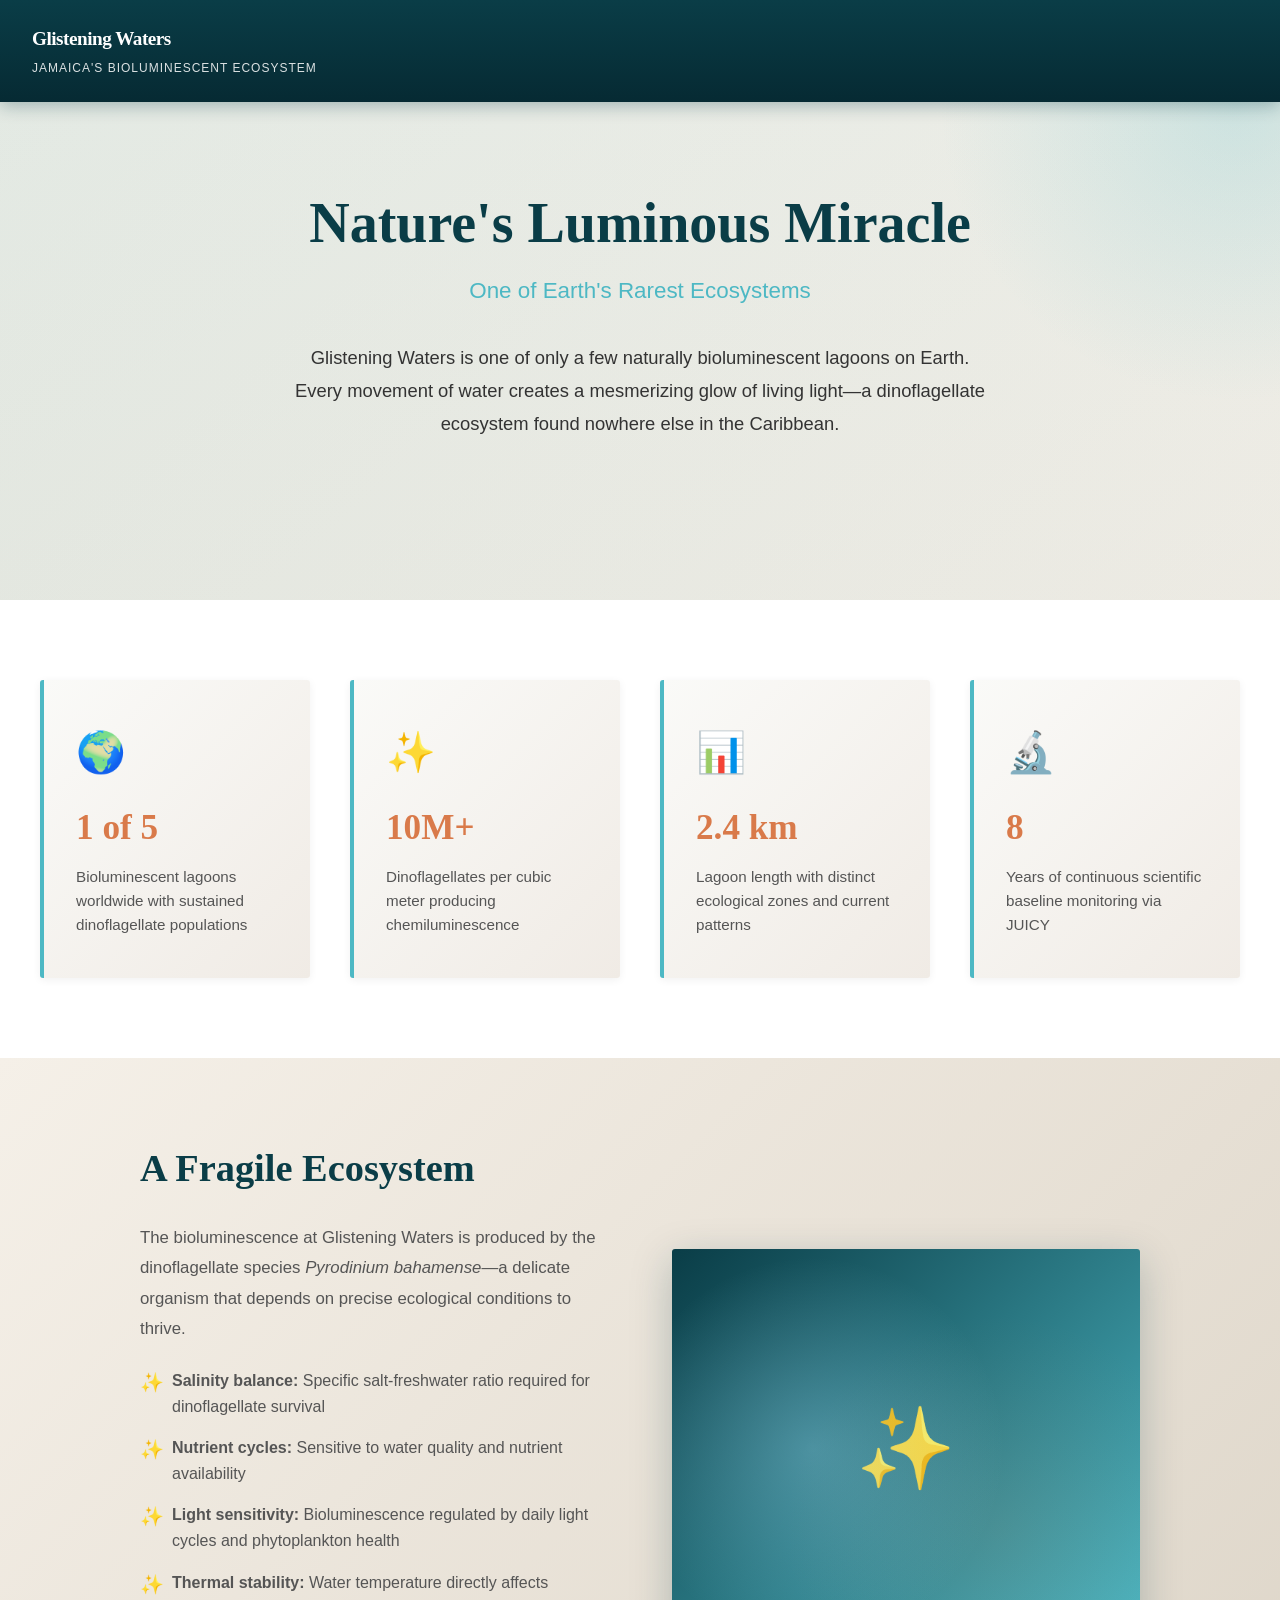
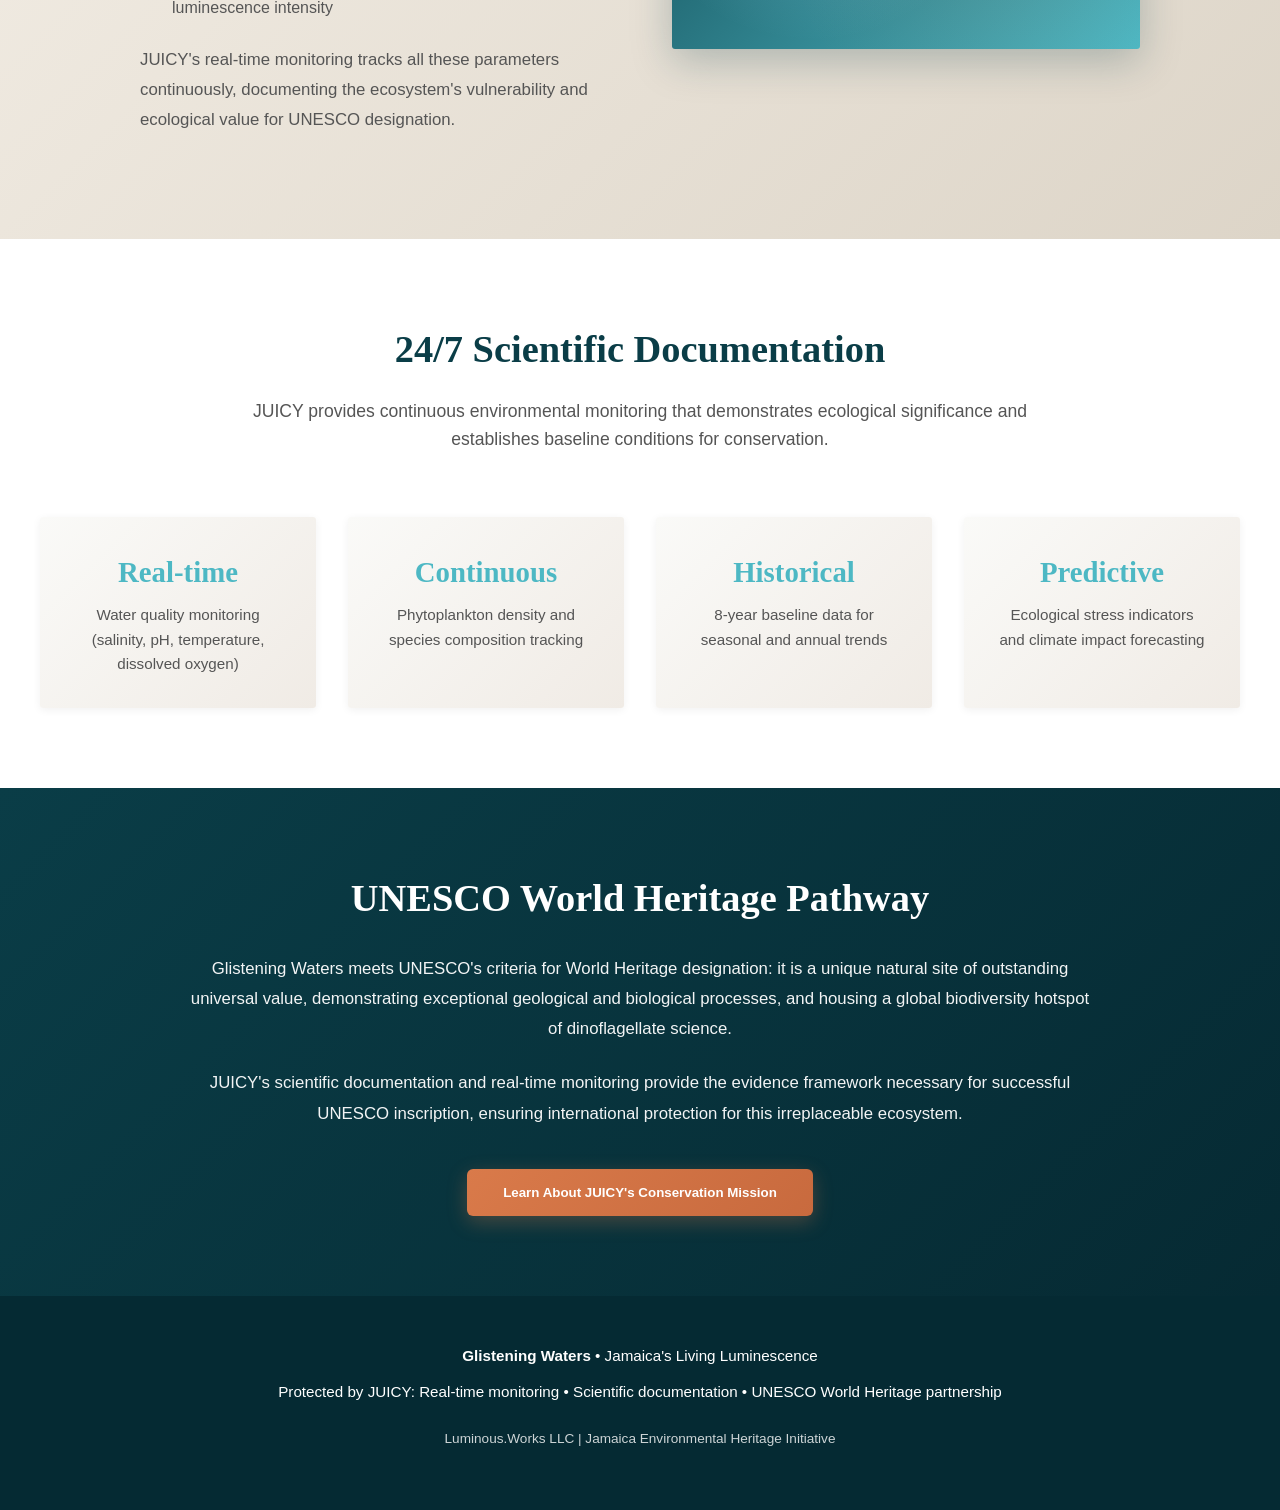
<file: JUICY_GlisteningWaters_Promotional.html>
<!DOCTYPE html>
<html lang="en">
<head>
    <meta charset="UTF-8">
    <meta name="viewport" content="width=device-width, initial-scale=1.0">
    <title>Glistening Waters: Jamaica's Bioluminescent Gem</title>
    <style>
        * {
            margin: 0;
            padding: 0;
            box-sizing: border-box;
        }

        :root {
            --color-deep-ocean: #0a3d47;
            --color-water-light: #4db8c4;
            --color-accent-glow: #a8e6ff;
            --color-accent-coral: #d97a4a;
            --color-dark-text: #1a1a1a;
            --color-light-bg: #f5f0e8;
            --font-display: 'Georgia', serif;
            --font-body: 'Inter', -apple-system, BlinkMacSystemFont, sans-serif;
        }

        body {
            font-family: var(--font-body);
            line-height: 1.6;
            color: var(--color-dark-text);
            background: linear-gradient(180deg, var(--color-light-bg) 0%, #ddd5c8 100%);
        }

        /* HEADER */
        header {
            background: linear-gradient(180deg, var(--color-deep-ocean) 0%, #062a33 100%);
            color: white;
            padding: 1.5rem 2rem;
            position: fixed;
            width: 100%;
            top: 0;
            z-index: 1000;
            box-shadow: 0 4px 16px rgba(10, 61, 71, 0.3);
        }

        header h1 {
            font-family: var(--font-display);
            font-size: 1.2rem;
            font-weight: 700;
            letter-spacing: -0.5px;
        }

        header p {
            font-size: 0.75rem;
            opacity: 0.85;
            margin-top: 0.25rem;
            text-transform: uppercase;
            letter-spacing: 1px;
        }

        /* HERO */
        .hero {
            margin-top: 70px;
            position: relative;
            overflow: hidden;
            padding: 120px 2rem;
            text-align: center;
            background: linear-gradient(135deg, rgba(77, 184, 196, 0.1) 0%, rgba(168, 230, 255, 0.05) 100%);
        }

        .hero::before {
            content: '';
            position: absolute;
            top: -50%;
            right: -20%;
            width: 600px;
            height: 600px;
            background: radial-gradient(circle, rgba(77, 184, 196, 0.2) 0%, transparent 70%);
            pointer-events: none;
            animation: float 6s ease-in-out infinite;
        }

        @keyframes float {
            0%, 100% { transform: translateY(0px); }
            50% { transform: translateY(-20px); }
        }

        .hero-content {
            position: relative;
            z-index: 1;
            max-width: 900px;
            margin: 0 auto;
        }

        .hero h2 {
            font-family: var(--font-display);
            font-size: 3.5rem;
            font-weight: 700;
            line-height: 1.2;
            margin-bottom: 1rem;
            color: var(--color-deep-ocean);
        }

        .hero .subtitle {
            font-size: 1.4rem;
            color: var(--color-water-light);
            margin-bottom: 2rem;
            font-weight: 300;
        }

        .hero p {
            font-size: 1.15rem;
            color: #333;
            max-width: 700px;
            margin: 0 auto 2.5rem;
            line-height: 1.8;
        }

        /* FACTS SECTION */
        .facts-section {
            padding: 80px 2rem;
            background: white;
        }

        .facts-grid {
            display: grid;
            grid-template-columns: repeat(auto-fit, minmax(260px, 1fr));
            gap: 2.5rem;
            max-width: 1200px;
            margin: 0 auto;
        }

        .fact-card {
            background: linear-gradient(135deg, #fafaf8 0%, #f0ebe5 100%);
            padding: 2.5rem 2rem;
            border-radius: 3px;
            border-left: 4px solid var(--color-water-light);
            box-shadow: 0 2px 8px rgba(0,0,0,0.06);
            transition: all 0.3s ease;
        }

        .fact-card:hover {
            transform: translateY(-4px);
            box-shadow: 0 8px 24px rgba(77, 184, 196, 0.15);
            border-left-color: var(--color-accent-coral);
        }

        .fact-icon {
            font-size: 2.5rem;
            margin-bottom: 1rem;
        }

        .fact-number {
            font-family: var(--font-display);
            font-size: 2.2rem;
            font-weight: 700;
            color: var(--color-accent-coral);
            margin-bottom: 0.5rem;
        }

        .fact-label {
            color: #555;
            font-size: 0.95rem;
            line-height: 1.6;
        }

        /* ECOSYSTEM SECTION */
        .ecosystem-section {
            padding: 80px 2rem;
            background: linear-gradient(135deg, var(--color-light-bg) 0%, #ddd5c8 100%);
        }

        .ecosystem-content {
            max-width: 1000px;
            margin: 0 auto;
            display: grid;
            grid-template-columns: 1fr 1fr;
            gap: 4rem;
            align-items: center;
        }

        .ecosystem-text h3 {
            font-family: var(--font-display);
            font-size: 2.4rem;
            color: var(--color-deep-ocean);
            margin-bottom: 1.5rem;
        }

        .ecosystem-text p {
            color: #555;
            margin-bottom: 1.5rem;
            line-height: 1.8;
            font-size: 1.05rem;
        }

        .ecosystem-list {
            list-style: none;
            margin-bottom: 1.5rem;
        }

        .ecosystem-list li {
            padding-left: 2rem;
            margin-bottom: 1rem;
            position: relative;
            color: #555;
            line-height: 1.6;
        }

        .ecosystem-list li::before {
            content: '✨';
            position: absolute;
            left: 0;
            font-size: 1.2rem;
        }

        .ecosystem-visual {
            background: linear-gradient(135deg, var(--color-deep-ocean) 0%, var(--color-water-light) 100%);
            height: 400px;
            border-radius: 3px;
            display: flex;
            align-items: center;
            justify-content: center;
            color: white;
            font-size: 5rem;
            box-shadow: 0 12px 40px rgba(10, 61, 71, 0.25);
            position: relative;
            overflow: hidden;
        }

        .ecosystem-visual::before {
            content: '';
            position: absolute;
            inset: 0;
            background: radial-gradient(circle at 30% 50%, rgba(168, 230, 255, 0.3) 0%, transparent 50%),
                        radial-gradient(circle at 70% 70%, rgba(217, 122, 74, 0.1) 0%, transparent 50%);
            pointer-events: none;
        }

        /* MONITORING SECTION */
        .monitoring-section {
            padding: 80px 2rem;
            background: white;
        }

        .monitoring-header {
            text-align: center;
            max-width: 800px;
            margin: 0 auto 4rem;
        }

        .monitoring-header h3 {
            font-family: var(--font-display);
            font-size: 2.4rem;
            color: var(--color-deep-ocean);
            margin-bottom: 1rem;
        }

        .monitoring-header p {
            color: #555;
            font-size: 1.1rem;
        }

        .monitoring-grid {
            display: grid;
            grid-template-columns: repeat(auto-fit, minmax(220px, 1fr));
            gap: 2rem;
            max-width: 1200px;
            margin: 0 auto;
        }

        .metric {
            text-align: center;
            padding: 2rem;
            background: linear-gradient(135deg, #fafaf8 0%, #f0ebe5 100%);
            border-radius: 3px;
            box-shadow: 0 2px 8px rgba(0,0,0,0.06);
        }

        .metric-value {
            font-family: var(--font-display);
            font-size: 1.8rem;
            font-weight: 700;
            color: var(--color-water-light);
            margin-bottom: 0.5rem;
        }

        .metric-label {
            color: #555;
            font-size: 0.95rem;
            line-height: 1.6;
        }

        /* UNESCO SECTION */
        .unesco-section {
            padding: 80px 2rem;
            background: linear-gradient(135deg, var(--color-deep-ocean) 0%, #062a33 100%);
            color: white;
        }

        .unesco-content {
            max-width: 900px;
            margin: 0 auto;
            text-align: center;
        }

        .unesco-content h3 {
            font-family: var(--font-display);
            font-size: 2.4rem;
            margin-bottom: 1.5rem;
        }

        .unesco-content p {
            font-size: 1.05rem;
            line-height: 1.8;
            margin-bottom: 1.5rem;
            opacity: 0.95;
        }

        .cta-button {
            display: inline-block;
            padding: 16px 36px;
            background: linear-gradient(135deg, var(--color-accent-coral) 0%, #c86a3e 100%);
            color: white;
            text-decoration: none;
            font-weight: 600;
            border-radius: 6px;
            margin-top: 1rem;
            transition: all 0.2s ease;
            cursor: pointer;
            border: none;
            box-shadow: 0 6px 20px rgba(217, 122, 74, 0.3);
        }

        .cta-button:hover {
            transform: translateY(-4px);
            box-shadow: 0 12px 32px rgba(217, 122, 74, 0.4);
        }

        .cta-button:active {
            transform: translateY(-1px);
            box-shadow: 0 4px 12px rgba(217, 122, 74, 0.3);
        }

        /* FOOTER */
        footer {
            background: #052a33;
            color: white;
            padding: 3rem 2rem;
            text-align: center;
        }

        footer p {
            margin-bottom: 0.75rem;
            font-size: 0.95rem;
        }

        /* RESPONSIVE */
        @media (max-width: 768px) {
            .hero h2 {
                font-size: 2.2rem;
            }

            .hero .subtitle {
                font-size: 1.1rem;
            }

            .ecosystem-content {
                grid-template-columns: 1fr;
                gap: 2rem;
            }

            .ecosystem-visual {
                height: 300px;
            }
        }
    </style>
</head>
<body>
    <header>
        <h1>Glistening Waters</h1>
        <p>Jamaica's Bioluminescent Ecosystem</p>
    </header>

    <div class="hero">
        <div class="hero-content">
            <h2>Nature's Luminous Miracle</h2>
            <div class="subtitle">One of Earth's Rarest Ecosystems</div>
            <p>Glistening Waters is one of only a few naturally bioluminescent lagoons on Earth. Every movement of water creates a mesmerizing glow of living light—a dinoflagellate ecosystem found nowhere else in the Caribbean.</p>
        </div>
    </div>

    <section class="facts-section">
        <div class="facts-grid">
            <div class="fact-card">
                <div class="fact-icon">🌍</div>
                <div class="fact-number">1 of 5</div>
                <div class="fact-label">Bioluminescent lagoons worldwide with sustained dinoflagellate populations</div>
            </div>

            <div class="fact-card">
                <div class="fact-icon">✨</div>
                <div class="fact-number">10M+</div>
                <div class="fact-label">Dinoflagellates per cubic meter producing chemiluminescence</div>
            </div>

            <div class="fact-card">
                <div class="fact-icon">📊</div>
                <div class="fact-number">2.4 km</div>
                <div class="fact-label">Lagoon length with distinct ecological zones and current patterns</div>
            </div>

            <div class="fact-card">
                <div class="fact-icon">🔬</div>
                <div class="fact-number">8</div>
                <div class="fact-label">Years of continuous scientific baseline monitoring via JUICY</div>
            </div>
        </div>
    </section>

    <section class="ecosystem-section">
        <div class="ecosystem-content">
            <div class="ecosystem-text">
                <h3>A Fragile Ecosystem</h3>
                <p>The bioluminescence at Glistening Waters is produced by the dinoflagellate species <em>Pyrodinium bahamense</em>—a delicate organism that depends on precise ecological conditions to thrive.</p>
                <ul class="ecosystem-list">
                    <li><strong>Salinity balance:</strong> Specific salt-freshwater ratio required for dinoflagellate survival</li>
                    <li><strong>Nutrient cycles:</strong> Sensitive to water quality and nutrient availability</li>
                    <li><strong>Light sensitivity:</strong> Bioluminescence regulated by daily light cycles and phytoplankton health</li>
                    <li><strong>Thermal stability:</strong> Water temperature directly affects luminescence intensity</li>
                </ul>
                <p>JUICY's real-time monitoring tracks all these parameters continuously, documenting the ecosystem's vulnerability and ecological value for UNESCO designation.</p>
            </div>
            <div class="ecosystem-visual">✨</div>
        </div>
    </section>

    <section class="monitoring-section">
        <div class="monitoring-header">
            <h3>24/7 Scientific Documentation</h3>
            <p>JUICY provides continuous environmental monitoring that demonstrates ecological significance and establishes baseline conditions for conservation.</p>
        </div>

        <div class="monitoring-grid">
            <div class="metric">
                <div class="metric-value">Real-time</div>
                <div class="metric-label">Water quality monitoring (salinity, pH, temperature, dissolved oxygen)</div>
            </div>
            <div class="metric">
                <div class="metric-value">Continuous</div>
                <div class="metric-label">Phytoplankton density and species composition tracking</div>
            </div>
            <div class="metric">
                <div class="metric-value">Historical</div>
                <div class="metric-label">8-year baseline data for seasonal and annual trends</div>
            </div>
            <div class="metric">
                <div class="metric-value">Predictive</div>
                <div class="metric-label">Ecological stress indicators and climate impact forecasting</div>
            </div>
        </div>
    </section>

    <section class="unesco-section">
        <div class="unesco-content">
            <h3>UNESCO World Heritage Pathway</h3>
            <p>Glistening Waters meets UNESCO's criteria for World Heritage designation: it is a unique natural site of outstanding universal value, demonstrating exceptional geological and biological processes, and housing a global biodiversity hotspot of dinoflagellate science.</p>
            <p>JUICY's scientific documentation and real-time monitoring provide the evidence framework necessary for successful UNESCO inscription, ensuring international protection for this irreplaceable ecosystem.</p>
            <button class="cta-button">Learn About JUICY's Conservation Mission</button>
        </div>
    </section>

    <footer>
        <p><strong>Glistening Waters</strong> • Jamaica's Living Luminescence</p>
        <p>Protected by JUICY: Real-time monitoring • Scientific documentation • UNESCO World Heritage partnership</p>
        <p style="margin-top: 1.5rem; font-size: 0.85rem; opacity: 0.8;">Luminous.Works LLC | Jamaica Environmental Heritage Initiative</p>
    </footer>
</body>
</html>
</file>
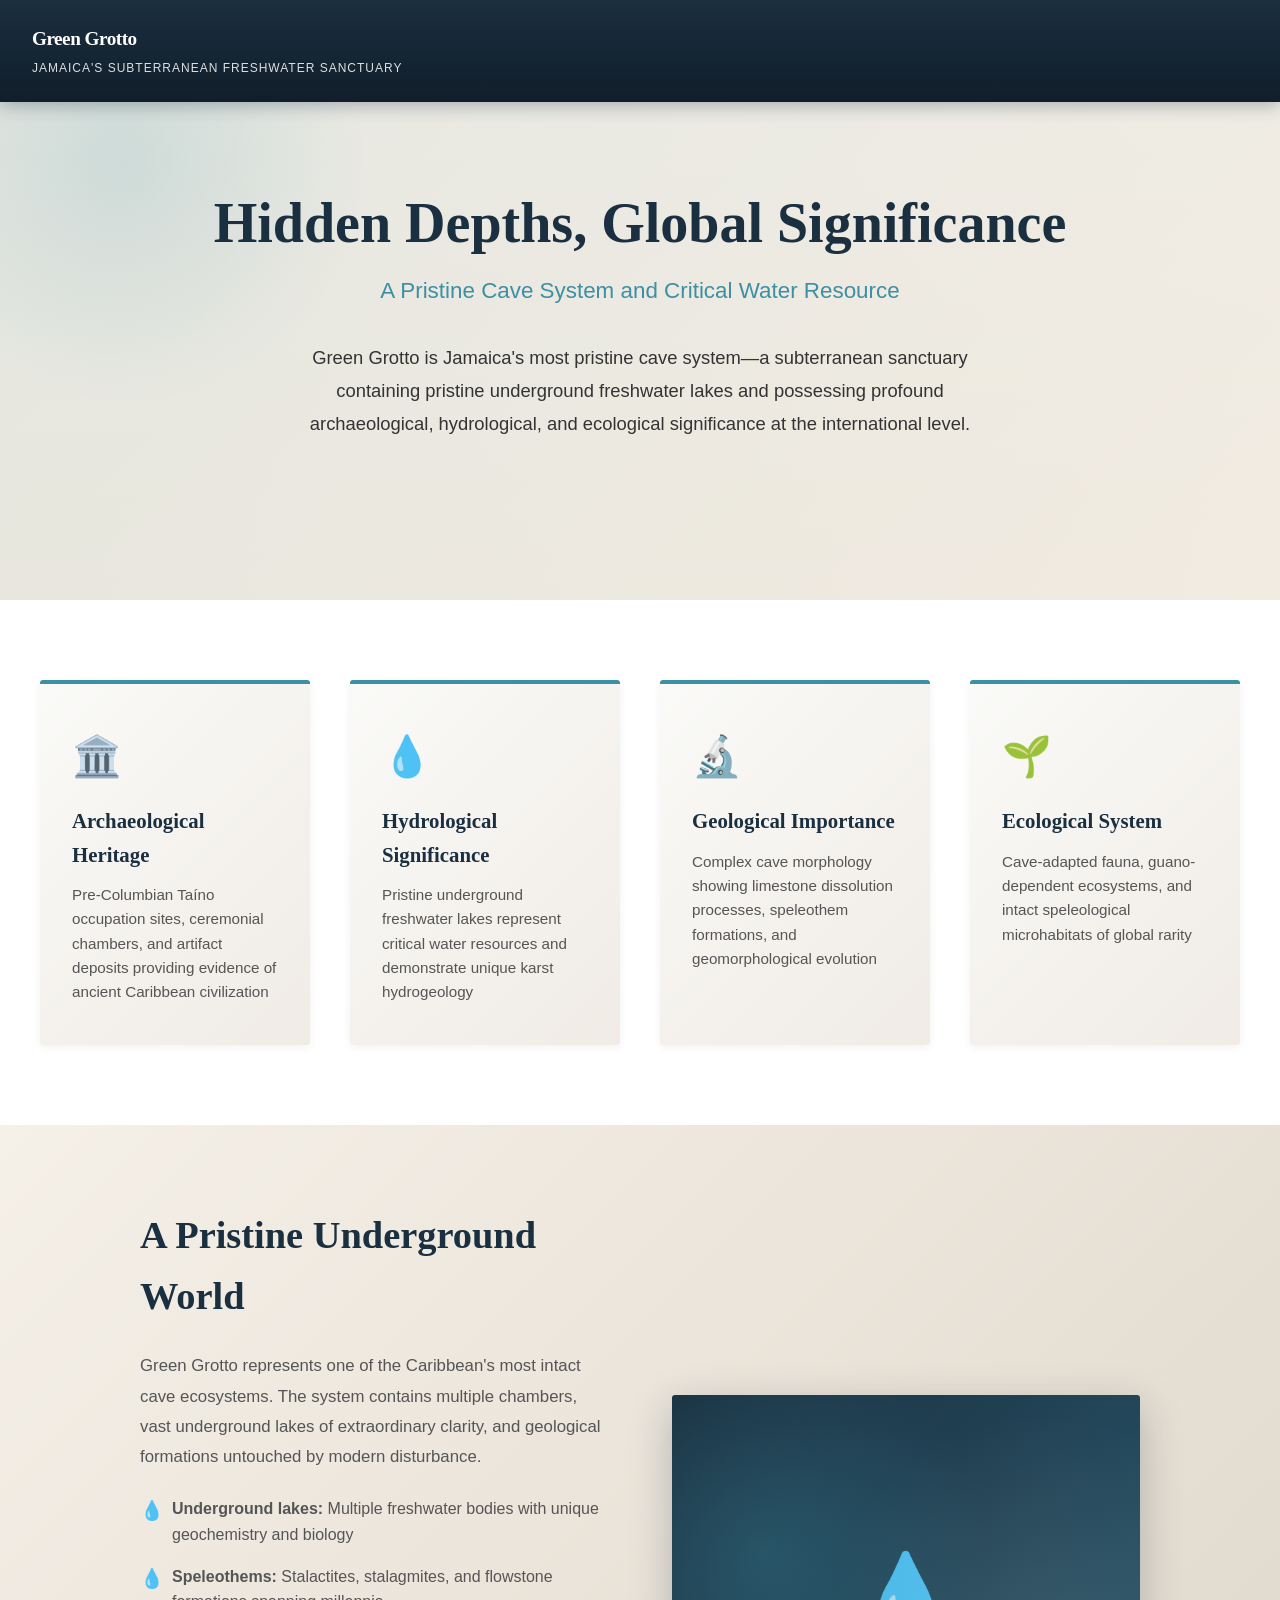
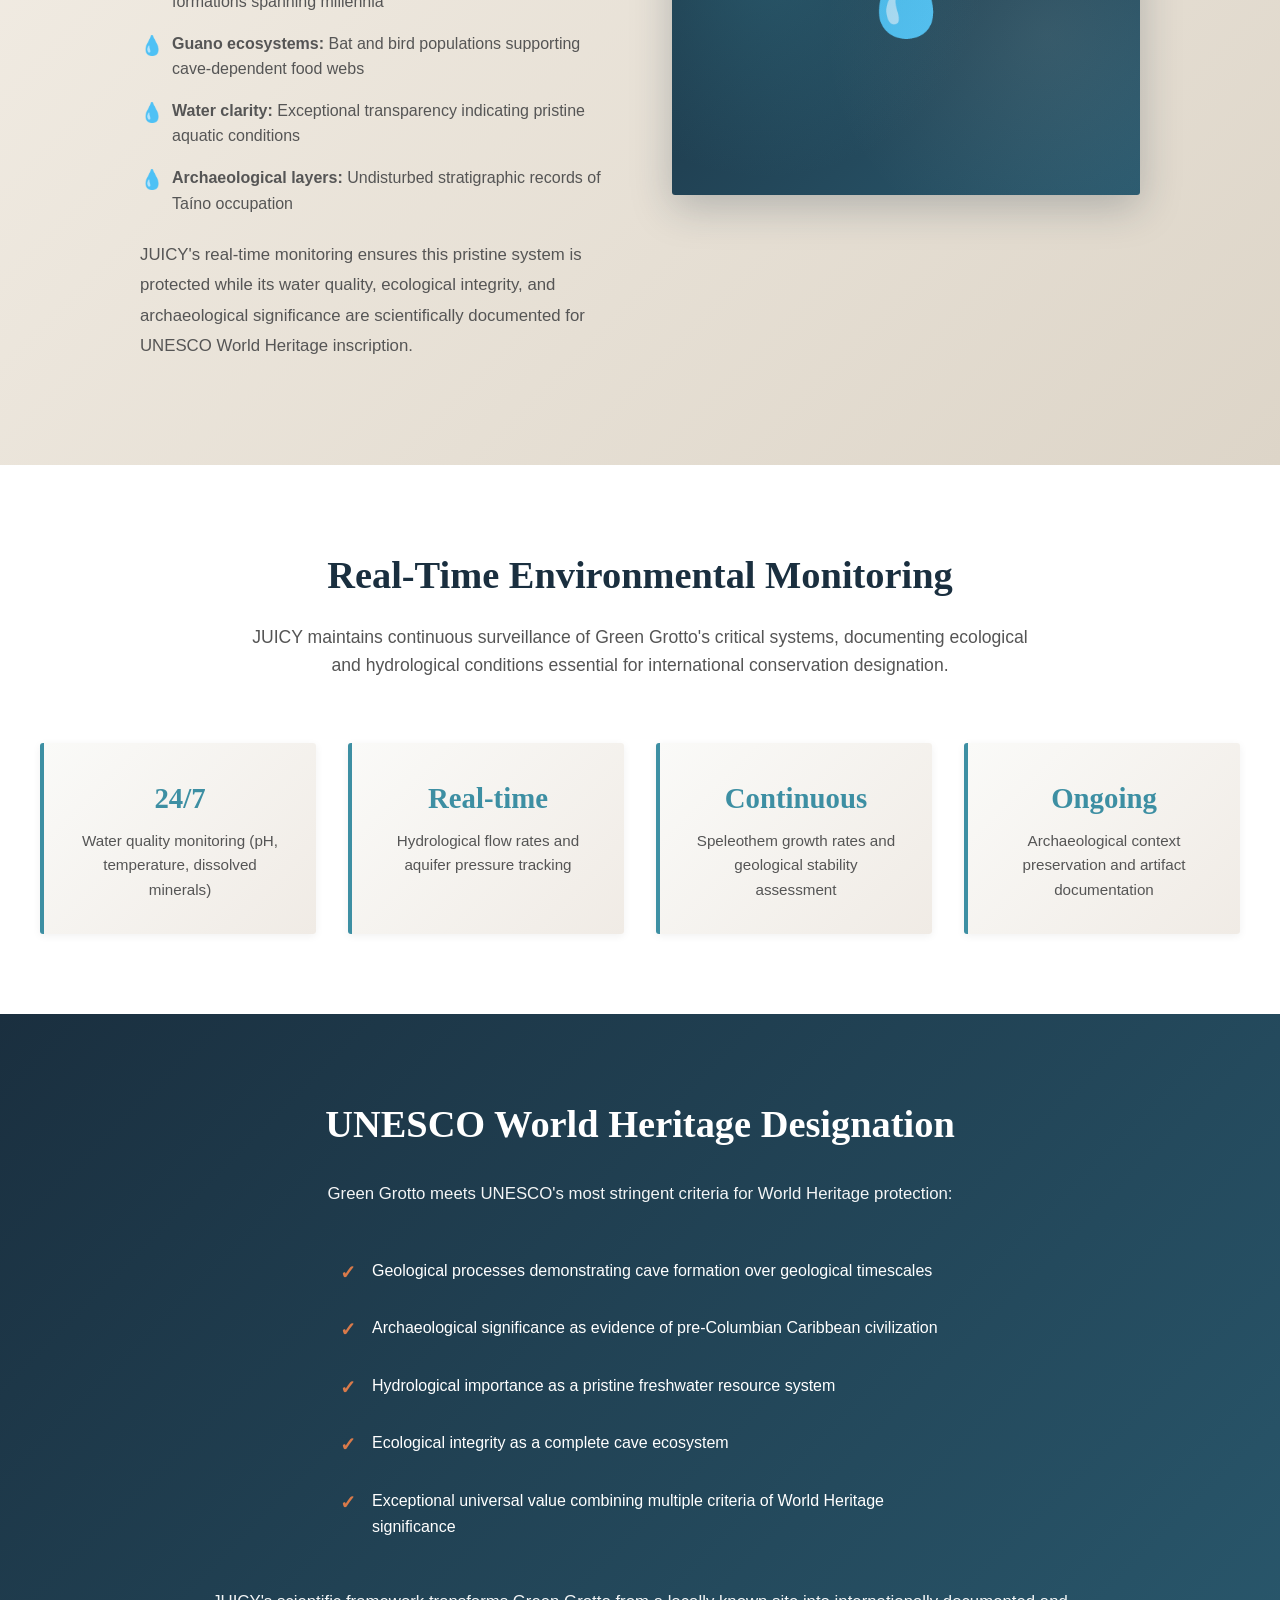
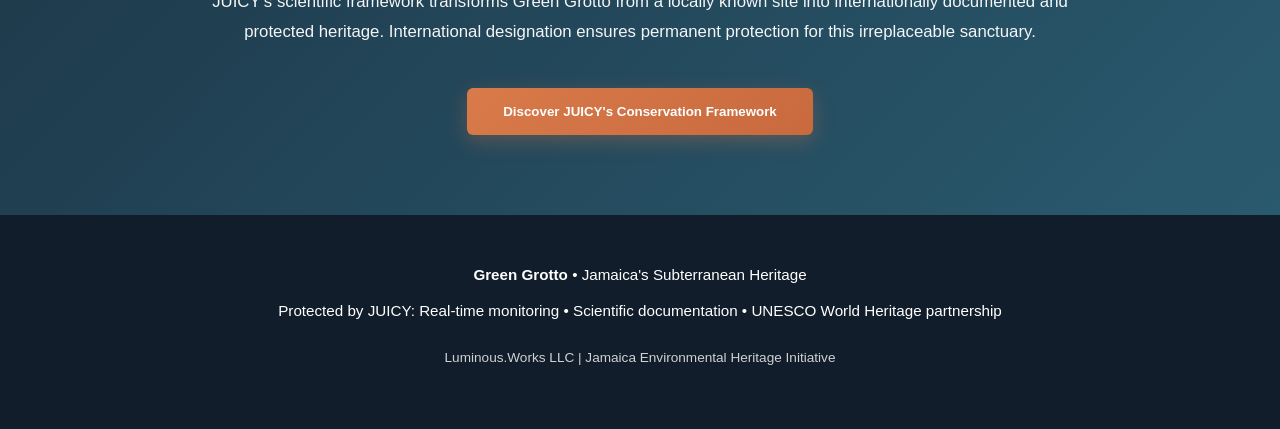
<file: JUICY_GreenGrotto_Promotional.html>
<!DOCTYPE html>
<html lang="en">
<head>
    <meta charset="UTF-8">
    <meta name="viewport" content="width=device-width, initial-scale=1.0">
    <title>Green Grotto: Jamaica's Subterranean Freshwater Sanctuary</title>
    <style>
        * {
            margin: 0;
            padding: 0;
            box-sizing: border-box;
        }

        :root {
            --color-cave-dark: #1a2f3f;
            --color-water-deep: #2a5a6f;
            --color-limestone: #d4c9b8;
            --color-accent-water: #3d8fa3;
            --color-accent-coral: #d97a4a;
            --color-dark-text: #1a1a1a;
            --color-light-bg: #f5f0e8;
            --font-display: 'Georgia', serif;
            --font-body: 'Inter', -apple-system, BlinkMacSystemFont, sans-serif;
        }

        body {
            font-family: var(--font-body);
            line-height: 1.6;
            color: var(--color-dark-text);
            background: linear-gradient(180deg, var(--color-light-bg) 0%, #e8dcc8 100%);
        }

        /* HEADER */
        header {
            background: linear-gradient(180deg, var(--color-cave-dark) 0%, #111d2a 100%);
            color: white;
            padding: 1.5rem 2rem;
            position: fixed;
            width: 100%;
            top: 0;
            z-index: 1000;
            box-shadow: 0 4px 16px rgba(26, 47, 63, 0.3);
        }

        header h1 {
            font-family: var(--font-display);
            font-size: 1.2rem;
            font-weight: 700;
            letter-spacing: -0.5px;
        }

        header p {
            font-size: 0.75rem;
            opacity: 0.85;
            margin-top: 0.25rem;
            text-transform: uppercase;
            letter-spacing: 1px;
        }

        /* HERO */
        .hero {
            margin-top: 70px;
            position: relative;
            overflow: hidden;
            padding: 120px 2rem;
            text-align: center;
            background: linear-gradient(135deg, rgba(61, 143, 163, 0.08) 0%, rgba(212, 201, 184, 0.06) 100%);
        }

        .hero::before {
            content: '';
            position: absolute;
            top: -30%;
            left: -10%;
            width: 500px;
            height: 500px;
            background: radial-gradient(circle, rgba(61, 143, 163, 0.15) 0%, transparent 70%);
            pointer-events: none;
            animation: pulse 7s ease-in-out infinite;
        }

        @keyframes pulse {
            0%, 100% { transform: scale(1); opacity: 0.6; }
            50% { transform: scale(1.05); opacity: 0.8; }
        }

        .hero-content {
            position: relative;
            z-index: 1;
            max-width: 900px;
            margin: 0 auto;
        }

        .hero h2 {
            font-family: var(--font-display);
            font-size: 3.5rem;
            font-weight: 700;
            line-height: 1.2;
            margin-bottom: 1rem;
            color: var(--color-cave-dark);
        }

        .hero .subtitle {
            font-size: 1.4rem;
            color: var(--color-accent-water);
            margin-bottom: 2rem;
            font-weight: 300;
        }

        .hero p {
            font-size: 1.15rem;
            color: #333;
            max-width: 700px;
            margin: 0 auto 2.5rem;
            line-height: 1.8;
        }

        /* SIGNIFICANCE SECTION */
        .significance-section {
            padding: 80px 2rem;
            background: white;
        }

        .significance-grid {
            display: grid;
            grid-template-columns: repeat(auto-fit, minmax(260px, 1fr));
            gap: 2.5rem;
            max-width: 1200px;
            margin: 0 auto;
        }

        .sig-card {
            background: linear-gradient(135deg, #fafaf8 0%, #f0ebe5 100%);
            padding: 2.5rem 2rem;
            border-radius: 3px;
            border-top: 4px solid var(--color-accent-water);
            box-shadow: 0 2px 8px rgba(0,0,0,0.06);
            transition: all 0.3s ease;
        }

        .sig-card:hover {
            transform: translateY(-4px);
            box-shadow: 0 8px 24px rgba(61, 143, 163, 0.15);
            border-top-color: var(--color-accent-coral);
        }

        .sig-icon {
            font-size: 2.5rem;
            margin-bottom: 1rem;
        }

        .sig-title {
            font-family: var(--font-display);
            font-size: 1.3rem;
            font-weight: 700;
            color: var(--color-cave-dark);
            margin-bottom: 0.75rem;
        }

        .sig-text {
            color: #555;
            font-size: 0.95rem;
            line-height: 1.6;
        }

        /* CAVE SYSTEM SECTION */
        .cave-section {
            padding: 80px 2rem;
            background: linear-gradient(135deg, var(--color-light-bg) 0%, #ddd5c8 100%);
        }

        .cave-content {
            max-width: 1000px;
            margin: 0 auto;
            display: grid;
            grid-template-columns: 1fr 1fr;
            gap: 4rem;
            align-items: center;
        }

        .cave-text h3 {
            font-family: var(--font-display);
            font-size: 2.4rem;
            color: var(--color-cave-dark);
            margin-bottom: 1.5rem;
        }

        .cave-text p {
            color: #555;
            margin-bottom: 1.5rem;
            line-height: 1.8;
            font-size: 1.05rem;
        }

        .cave-features {
            list-style: none;
            margin-bottom: 1.5rem;
        }

        .cave-features li {
            padding-left: 2rem;
            margin-bottom: 1rem;
            position: relative;
            color: #555;
            line-height: 1.6;
        }

        .cave-features li::before {
            content: '💧';
            position: absolute;
            left: 0;
            font-size: 1.2rem;
        }

        .cave-visual {
            background: linear-gradient(135deg, var(--color-cave-dark) 0%, var(--color-water-deep) 100%);
            height: 400px;
            border-radius: 3px;
            display: flex;
            align-items: center;
            justify-content: center;
            color: white;
            font-size: 5rem;
            box-shadow: 0 12px 40px rgba(26, 47, 63, 0.25);
            position: relative;
            overflow: hidden;
        }

        .cave-visual::before {
            content: '';
            position: absolute;
            inset: 0;
            background: radial-gradient(circle at 20% 40%, rgba(61, 143, 163, 0.3) 0%, transparent 50%),
                        radial-gradient(circle at 80% 60%, rgba(212, 201, 184, 0.1) 0%, transparent 50%);
            pointer-events: none;
        }

        /* WATER RESOURCES SECTION */
        .water-section {
            padding: 80px 2rem;
            background: white;
        }

        .water-header {
            text-align: center;
            max-width: 800px;
            margin: 0 auto 4rem;
        }

        .water-header h3 {
            font-family: var(--font-display);
            font-size: 2.4rem;
            color: var(--color-cave-dark);
            margin-bottom: 1rem;
        }

        .water-header p {
            color: #555;
            font-size: 1.1rem;
        }

        .water-grid {
            display: grid;
            grid-template-columns: repeat(auto-fit, minmax(220px, 1fr));
            gap: 2rem;
            max-width: 1200px;
            margin: 0 auto;
        }

        .water-stat {
            text-align: center;
            padding: 2rem;
            background: linear-gradient(135deg, #fafaf8 0%, #f0ebe5 100%);
            border-radius: 3px;
            border-left: 4px solid var(--color-accent-water);
            box-shadow: 0 2px 8px rgba(0,0,0,0.06);
        }

        .water-number {
            font-family: var(--font-display);
            font-size: 1.8rem;
            font-weight: 700;
            color: var(--color-accent-water);
            margin-bottom: 0.5rem;
        }

        .water-label {
            color: #555;
            font-size: 0.95rem;
            line-height: 1.6;
        }

        /* PROTECTION SECTION */
        .protection-section {
            padding: 80px 2rem;
            background: linear-gradient(135deg, var(--color-cave-dark) 0%, var(--color-water-deep) 100%);
            color: white;
        }

        .protection-content {
            max-width: 900px;
            margin: 0 auto;
            text-align: center;
        }

        .protection-content h3 {
            font-family: var(--font-display);
            font-size: 2.4rem;
            margin-bottom: 1.5rem;
        }

        .protection-content p {
            font-size: 1.05rem;
            line-height: 1.8;
            margin-bottom: 1.5rem;
            opacity: 0.95;
        }

        .protection-list {
            text-align: left;
            max-width: 600px;
            margin: 2rem auto;
            list-style: none;
        }

        .protection-list li {
            padding: 1rem 0;
            padding-left: 2rem;
            position: relative;
            font-size: 1rem;
            line-height: 1.6;
        }

        .protection-list li::before {
            content: '✓';
            position: absolute;
            left: 0;
            color: var(--color-accent-coral);
            font-weight: bold;
            font-size: 1.2rem;
        }

        .cta-button {
            display: inline-block;
            padding: 16px 36px;
            background: linear-gradient(135deg, var(--color-accent-coral) 0%, #c86a3e 100%);
            color: white;
            text-decoration: none;
            font-weight: 600;
            border-radius: 6px;
            margin-top: 1rem;
            transition: all 0.2s ease;
            cursor: pointer;
            border: none;
            box-shadow: 0 6px 20px rgba(217, 122, 74, 0.3);
        }

        .cta-button:hover {
            transform: translateY(-4px);
            box-shadow: 0 12px 32px rgba(217, 122, 74, 0.4);
        }

        .cta-button:active {
            transform: translateY(-1px);
            box-shadow: 0 4px 12px rgba(217, 122, 74, 0.3);
        }

        /* FOOTER */
        footer {
            background: #111d2a;
            color: white;
            padding: 3rem 2rem;
            text-align: center;
        }

        footer p {
            margin-bottom: 0.75rem;
            font-size: 0.95rem;
        }

        /* RESPONSIVE */
        @media (max-width: 768px) {
            .hero h2 {
                font-size: 2.2rem;
            }

            .hero .subtitle {
                font-size: 1.1rem;
            }

            .cave-content {
                grid-template-columns: 1fr;
                gap: 2rem;
            }

            .cave-visual {
                height: 300px;
            }
        }
    </style>
</head>
<body>
    <header>
        <h1>Green Grotto</h1>
        <p>Jamaica's Subterranean Freshwater Sanctuary</p>
    </header>

    <div class="hero">
        <div class="hero-content">
            <h2>Hidden Depths, Global Significance</h2>
            <div class="subtitle">A Pristine Cave System and Critical Water Resource</div>
            <p>Green Grotto is Jamaica's most pristine cave system—a subterranean sanctuary containing pristine underground freshwater lakes and possessing profound archaeological, hydrological, and ecological significance at the international level.</p>
        </div>
    </div>

    <section class="significance-section">
        <div class="significance-grid">
            <div class="sig-card">
                <div class="sig-icon">🏛️</div>
                <div class="sig-title">Archaeological Heritage</div>
                <div class="sig-text">Pre-Columbian Taíno occupation sites, ceremonial chambers, and artifact deposits providing evidence of ancient Caribbean civilization</div>
            </div>

            <div class="sig-card">
                <div class="sig-icon">💧</div>
                <div class="sig-title">Hydrological Significance</div>
                <div class="sig-text">Pristine underground freshwater lakes represent critical water resources and demonstrate unique karst hydrogeology</div>
            </div>

            <div class="sig-card">
                <div class="sig-icon">🔬</div>
                <div class="sig-title">Geological Importance</div>
                <div class="sig-text">Complex cave morphology showing limestone dissolution processes, speleothem formations, and geomorphological evolution</div>
            </div>

            <div class="sig-card">
                <div class="sig-icon">🌱</div>
                <div class="sig-title">Ecological System</div>
                <div class="sig-text">Cave-adapted fauna, guano-dependent ecosystems, and intact speleological microhabitats of global rarity</div>
            </div>
        </div>
    </section>

    <section class="cave-section">
        <div class="cave-content">
            <div class="cave-text">
                <h3>A Pristine Underground World</h3>
                <p>Green Grotto represents one of the Caribbean's most intact cave ecosystems. The system contains multiple chambers, vast underground lakes of extraordinary clarity, and geological formations untouched by modern disturbance.</p>
                <ul class="cave-features">
                    <li><strong>Underground lakes:</strong> Multiple freshwater bodies with unique geochemistry and biology</li>
                    <li><strong>Speleothems:</strong> Stalactites, stalagmites, and flowstone formations spanning millennia</li>
                    <li><strong>Guano ecosystems:</strong> Bat and bird populations supporting cave-dependent food webs</li>
                    <li><strong>Water clarity:</strong> Exceptional transparency indicating pristine aquatic conditions</li>
                    <li><strong>Archaeological layers:</strong> Undisturbed stratigraphic records of Taíno occupation</li>
                </ul>
                <p>JUICY's real-time monitoring ensures this pristine system is protected while its water quality, ecological integrity, and archaeological significance are scientifically documented for UNESCO World Heritage inscription.</p>
            </div>
            <div class="cave-visual">💧</div>
        </div>
    </section>

    <section class="water-section">
        <div class="water-header">
            <h3>Real-Time Environmental Monitoring</h3>
            <p>JUICY maintains continuous surveillance of Green Grotto's critical systems, documenting ecological and hydrological conditions essential for international conservation designation.</p>
        </div>

        <div class="water-grid">
            <div class="water-stat">
                <div class="water-number">24/7</div>
                <div class="water-label">Water quality monitoring (pH, temperature, dissolved minerals)</div>
            </div>
            <div class="water-stat">
                <div class="water-number">Real-time</div>
                <div class="water-label">Hydrological flow rates and aquifer pressure tracking</div>
            </div>
            <div class="water-stat">
                <div class="water-number">Continuous</div>
                <div class="water-label">Speleothem growth rates and geological stability assessment</div>
            </div>
            <div class="water-stat">
                <div class="water-number">Ongoing</div>
                <div class="water-label">Archaeological context preservation and artifact documentation</div>
            </div>
        </div>
    </section>

    <section class="protection-section">
        <div class="protection-content">
            <h3>UNESCO World Heritage Designation</h3>
            <p>Green Grotto meets UNESCO's most stringent criteria for World Heritage protection:</p>
            <ul class="protection-list">
                <li>Geological processes demonstrating cave formation over geological timescales</li>
                <li>Archaeological significance as evidence of pre-Columbian Caribbean civilization</li>
                <li>Hydrological importance as a pristine freshwater resource system</li>
                <li>Ecological integrity as a complete cave ecosystem</li>
                <li>Exceptional universal value combining multiple criteria of World Heritage significance</li>
            </ul>
            <p>JUICY's scientific framework transforms Green Grotto from a locally known site into internationally documented and protected heritage. International designation ensures permanent protection for this irreplaceable sanctuary.</p>
            <button class="cta-button">Discover JUICY's Conservation Framework</button>
        </div>
    </section>

    <footer>
        <p><strong>Green Grotto</strong> • Jamaica's Subterranean Heritage</p>
        <p>Protected by JUICY: Real-time monitoring • Scientific documentation • UNESCO World Heritage partnership</p>
        <p style="margin-top: 1.5rem; font-size: 0.85rem; opacity: 0.8;">Luminous.Works LLC | Jamaica Environmental Heritage Initiative</p>
    </footer>
</body>
</html>
</file>
